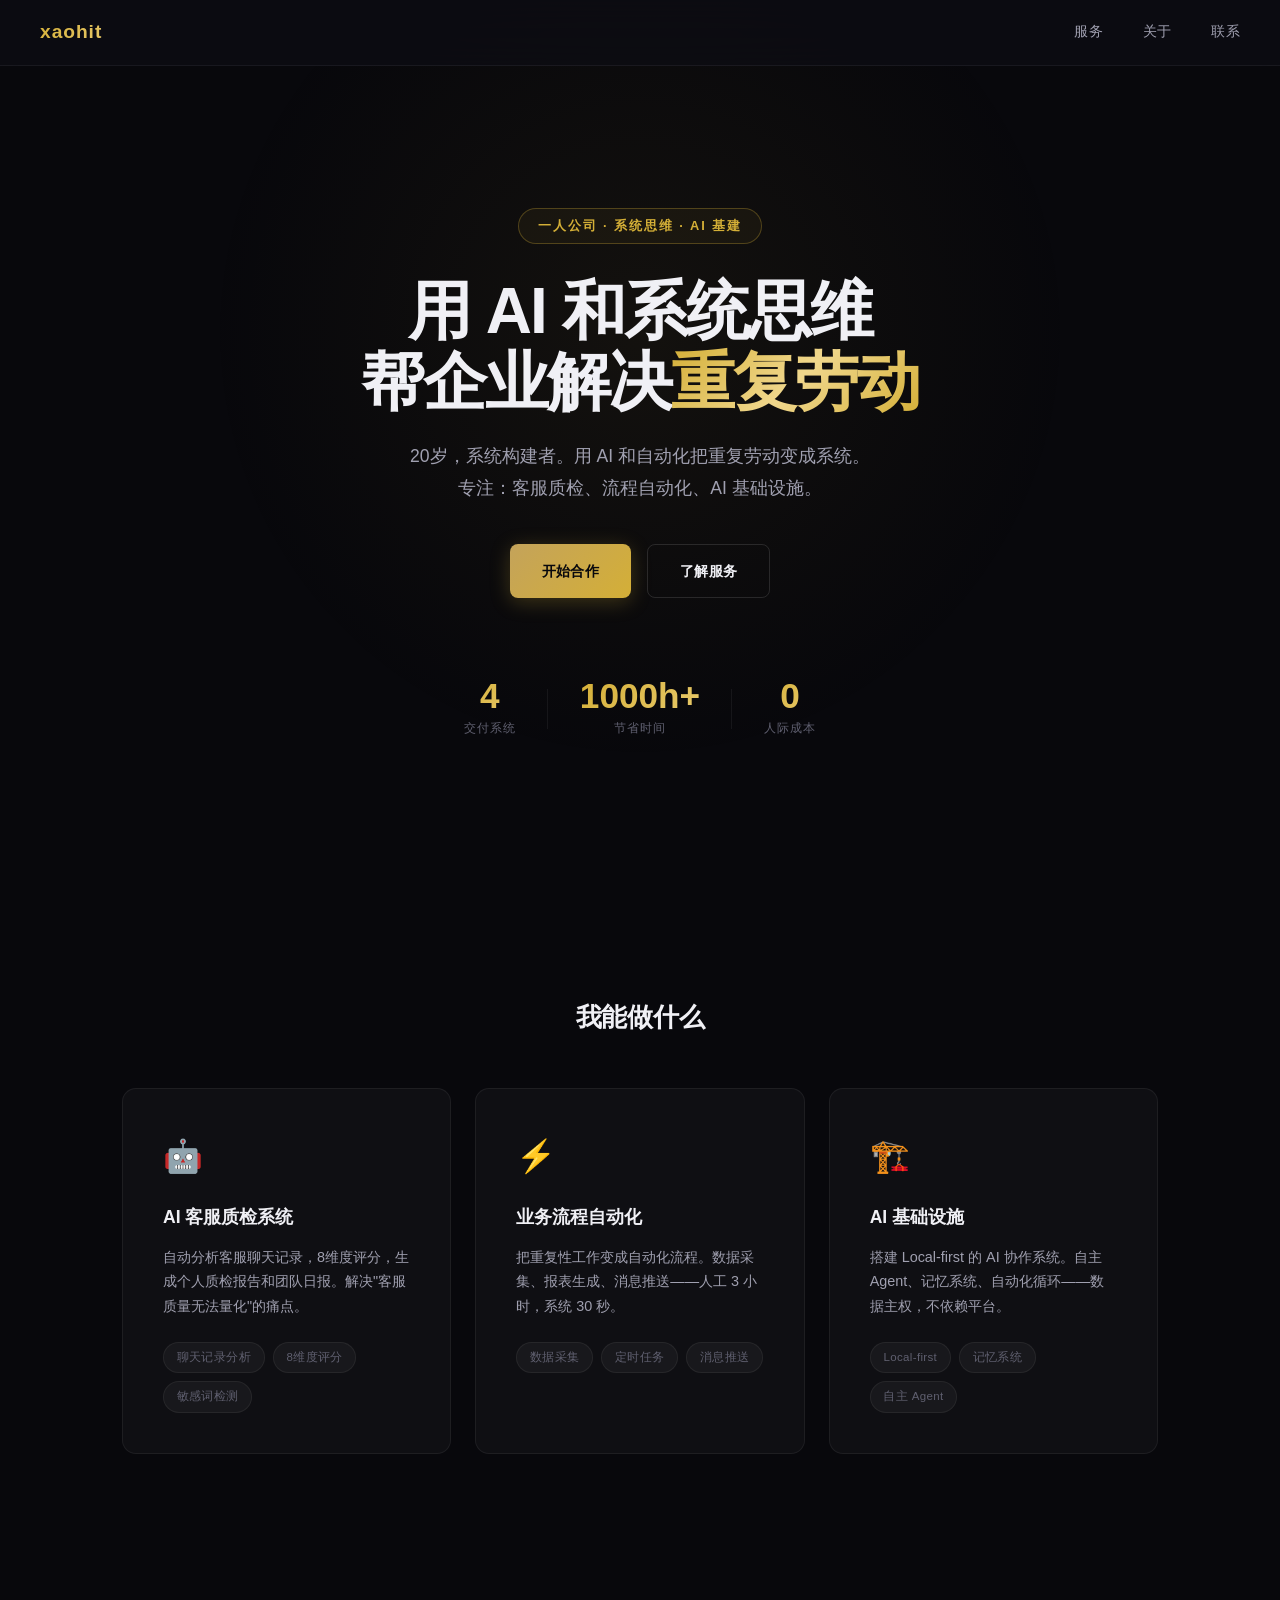
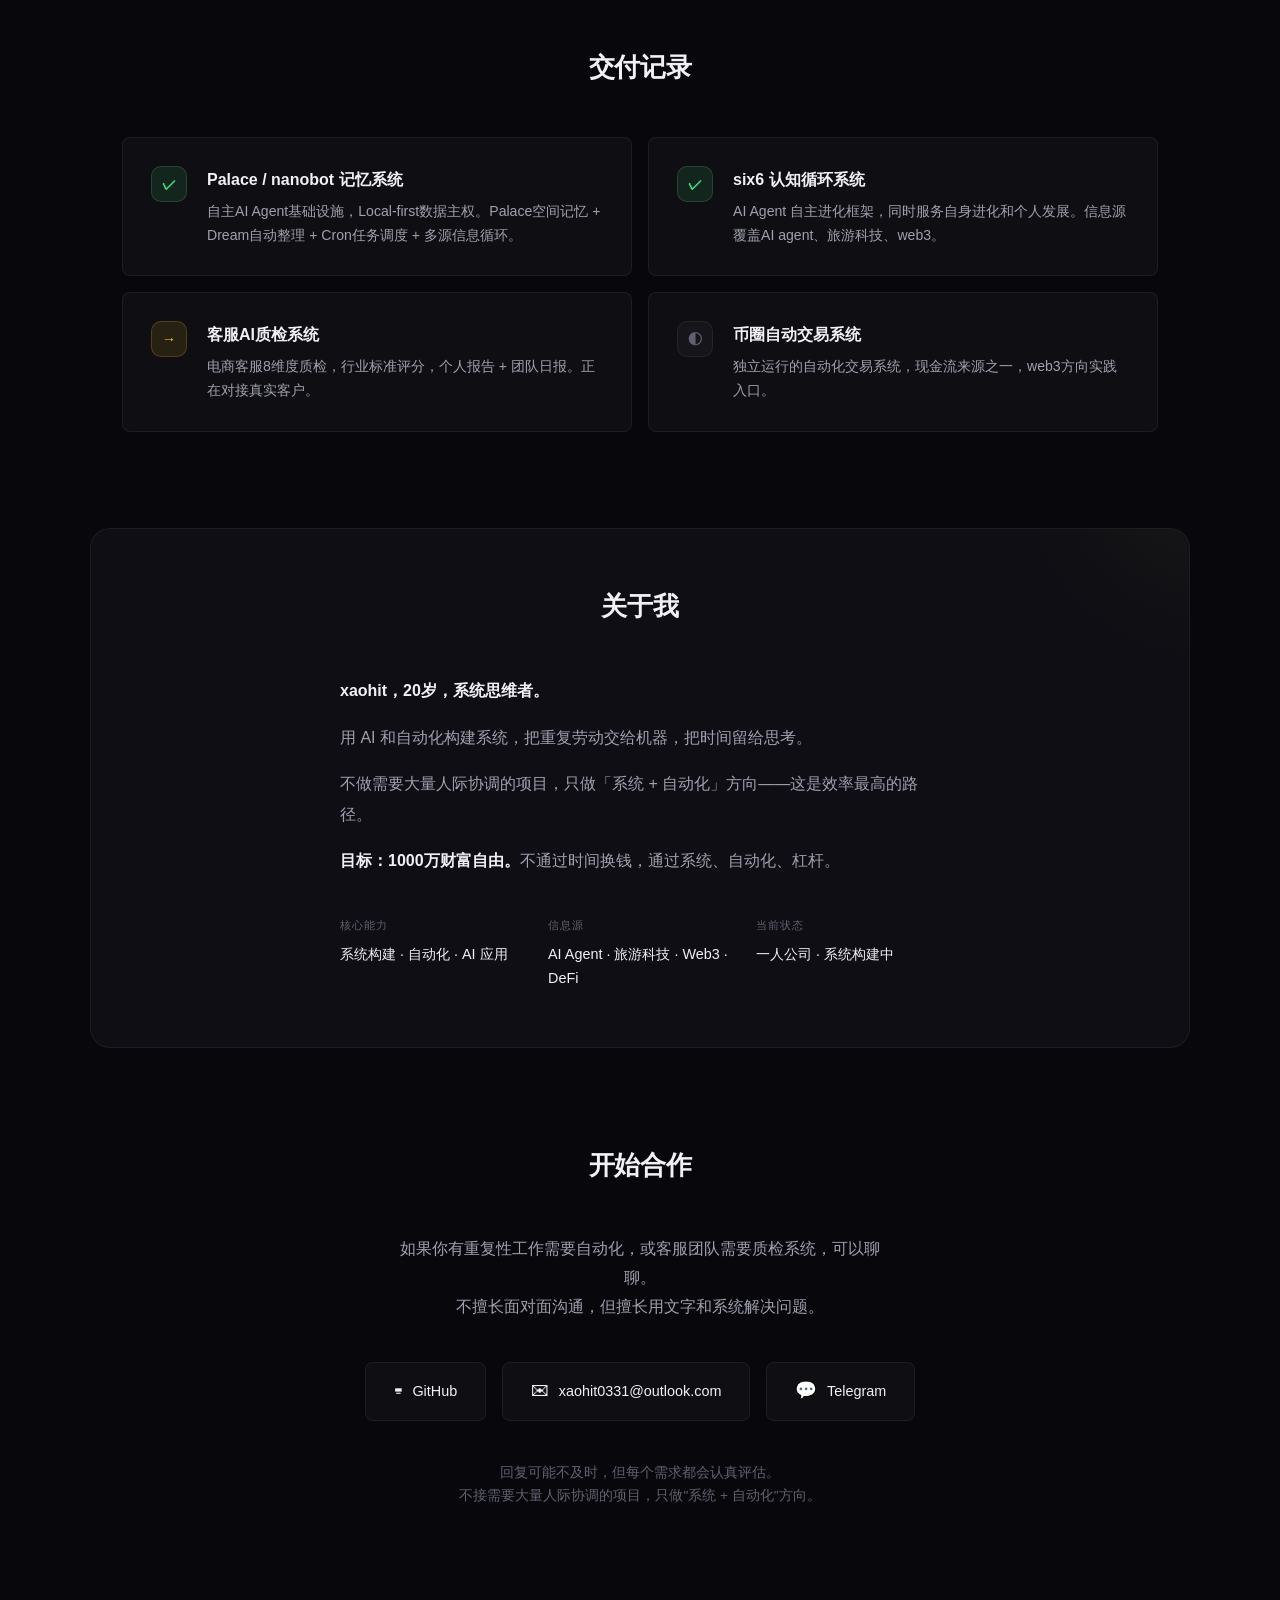
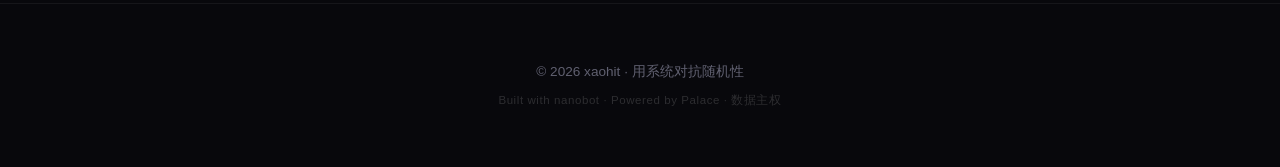
<file: index.html>
<!DOCTYPE html>
<html lang="zh-CN">
<head>
    <meta charset="UTF-8">
    <meta name="viewport" content="width=device-width, initial-scale=1.0">
    <title>xaohit | AI × 系统 × 自动化</title>
    <link rel="stylesheet" href="style.css">
    <link rel="preconnect" href="https://fonts.googleapis.com">
</head>
<body>
    <nav class="nav">
        <div class="nav-brand">xaohit</div>
        <div class="nav-links">
            <a href="#services">服务</a>
            <a href="#about">关于</a>
            <a href="#contact">联系</a>
        </div>
    </nav>

    <section class="hero">
        <div class="hero-content">
            <p class="hero-tag">一人公司 · 系统思维 · AI 基建</p>
            <h1 class="hero-title">
                用 AI 和系统思维<br>
                帮企业解决<span class="highlight">重复劳动</span>
            </h1>
            <p class="hero-subtitle">
                20岁，系统构建者。用 AI 和自动化把重复劳动变成系统。<br>
                专注：客服质检、流程自动化、AI 基础设施。
            </p>
            <div class="hero-cta">
                <a href="#contact" class="btn btn-primary">开始合作</a>
                <a href="#services" class="btn btn-secondary">了解服务</a>
            </div>
        </div>
        <div class="hero-stats">
            <div class="stat">
                <span class="stat-num">4</span>
                <span class="stat-label">交付系统</span>
            </div>
            <div class="stat">
                <span class="stat-num">1000h+</span>
                <span class="stat-label">节省时间</span>
            </div>
            <div class="stat">
                <span class="stat-num">0</span>
                <span class="stat-label">人际成本</span>
            </div>
        </div>
    </section>

    <section class="services" id="services">
        <h2 class="section-title">我能做什么</h2>
        <div class="services-grid">
            <div class="service-card">
                <div class="service-icon">🤖</div>
                <h3>AI 客服质检系统</h3>
                <p>自动分析客服聊天记录，8维度评分，生成个人质检报告和团队日报。解决"客服质量无法量化"的痛点。</p>
                <div class="service-tags">
                    <span>聊天记录分析</span>
                    <span>8维度评分</span>
                    <span>敏感词检测</span>
                </div>
            </div>
            <div class="service-card">
                <div class="service-icon">⚡</div>
                <h3>业务流程自动化</h3>
                <p>把重复性工作变成自动化流程。数据采集、报表生成、消息推送——人工 3 小时，系统 30 秒。</p>
                <div class="service-tags">
                    <span>数据采集</span>
                    <span>定时任务</span>
                    <span>消息推送</span>
                </div>
            </div>
            <div class="service-card">
                <div class="service-icon">🏗️</div>
                <h3>AI 基础设施</h3>
                <p>搭建 Local-first 的 AI 协作系统。自主 Agent、记忆系统、自动化循环——数据主权，不依赖平台。</p>
                <div class="service-tags">
                    <span>Local-first</span>
                    <span>记忆系统</span>
                    <span>自主 Agent</span>
                </div>
            </div>
        </div>
    </section>

    <section class="proof" id="proof">
        <h2 class="section-title">交付记录</h2>
        <div class="proof-grid">
            <div class="proof-item">
                <div class="proof-status done">✓</div>
                <div class="proof-content">
                    <h4>Palace / nanobot 记忆系统</h4>
                    <p>自主AI Agent基础设施，Local-first数据主权。Palace空间记忆 + Dream自动整理 + Cron任务调度 + 多源信息循环。</p>
                </div>
            </div>
            <div class="proof-item">
                <div class="proof-status done">✓</div>
                <div class="proof-content">
                    <h4>six6 认知循环系统</h4>
                    <p>AI Agent 自主进化框架，同时服务自身进化和个人发展。信息源覆盖AI agent、旅游科技、web3。</p>
                </div>
            </div>
            <div class="proof-item">
                <div class="proof-status doing">→</div>
                <div class="proof-content">
                    <h4>客服AI质检系统</h4>
                    <p>电商客服8维度质检，行业标准评分，个人报告 + 团队日报。正在对接真实客户。</p>
                </div>
            </div>
            <div class="proof-item">
                <div class="proof-status dark">◐</div>
                <div class="proof-content">
                    <h4>币圈自动交易系统</h4>
                    <p>独立运行的自动化交易系统，现金流来源之一，web3方向实践入口。</p>
                </div>
            </div>
        </div>
    </section>

    <section class="about" id="about">
        <div class="about-content">
            <h2 class="section-title">关于我</h2>
            <div class="about-text">
                <p><strong>xaohit，20岁，系统思维者。</strong></p>
                <p>用 AI 和自动化构建系统，把重复劳动交给机器，把时间留给思考。</p>
                <p>不做需要大量人际协调的项目，只做「系统 + 自动化」方向——这是效率最高的路径。</p>
                <p><strong>目标：1000万财富自由。</strong>不通过时间换钱，通过系统、自动化、杠杆。</p>
            </div>
            <div class="about-traits">
                <div class="trait">
                    <span class="trait-label">核心能力</span>
                    <span class="trait-value">系统构建 · 自动化 · AI 应用</span>
                </div>
                <div class="trait">
                    <span class="trait-label">信息源</span>
                    <span class="trait-value">AI Agent · 旅游科技 · Web3 · DeFi</span>
                </div>
                <div class="trait">
                    <span class="trait-label">当前状态</span>
                    <span class="trait-value">一人公司 · 系统构建中</span>
                </div>
            </div>
        </div>
    </section>

    <section class="contact" id="contact">
        <h2 class="section-title">开始合作</h2>
        <p class="contact-subtitle">
            如果你有重复性工作需要自动化，或客服团队需要质检系统，可以聊聊。<br>
            不擅长面对面沟通，但擅长用文字和系统解决问题。
        </p>
        <div class="contact-links">
            <a href="https://github.com/xaohit" target="_blank" class="contact-link">
                <span class="contact-icon">⌨</span>
                <span>GitHub</span>
            </a>
            <a href="mailto:xaohit0331@outlook.com" class="contact-link">
                <span class="contact-icon">✉</span>
                <span>xaohit0331@outlook.com</span>
            </a>
            <a href="#" class="contact-link">
                <span class="contact-icon">💬</span>
                <span>Telegram</span>
            </a>
        </div>
        <p class="contact-note">
            回复可能不及时，但每个需求都会认真评估。<br>
            不接需要大量人际协调的项目，只做"系统 + 自动化"方向。
        </p>
    </section>

    <footer class="footer">
        <p>© 2026 xaohit · 用系统对抗随机性</p>
        <p class="footer-built">Built with nanobot · Powered by Palace · 数据主权</p>
    </footer>

    <script src="script.js"></script>
</body>
</html>
</file>
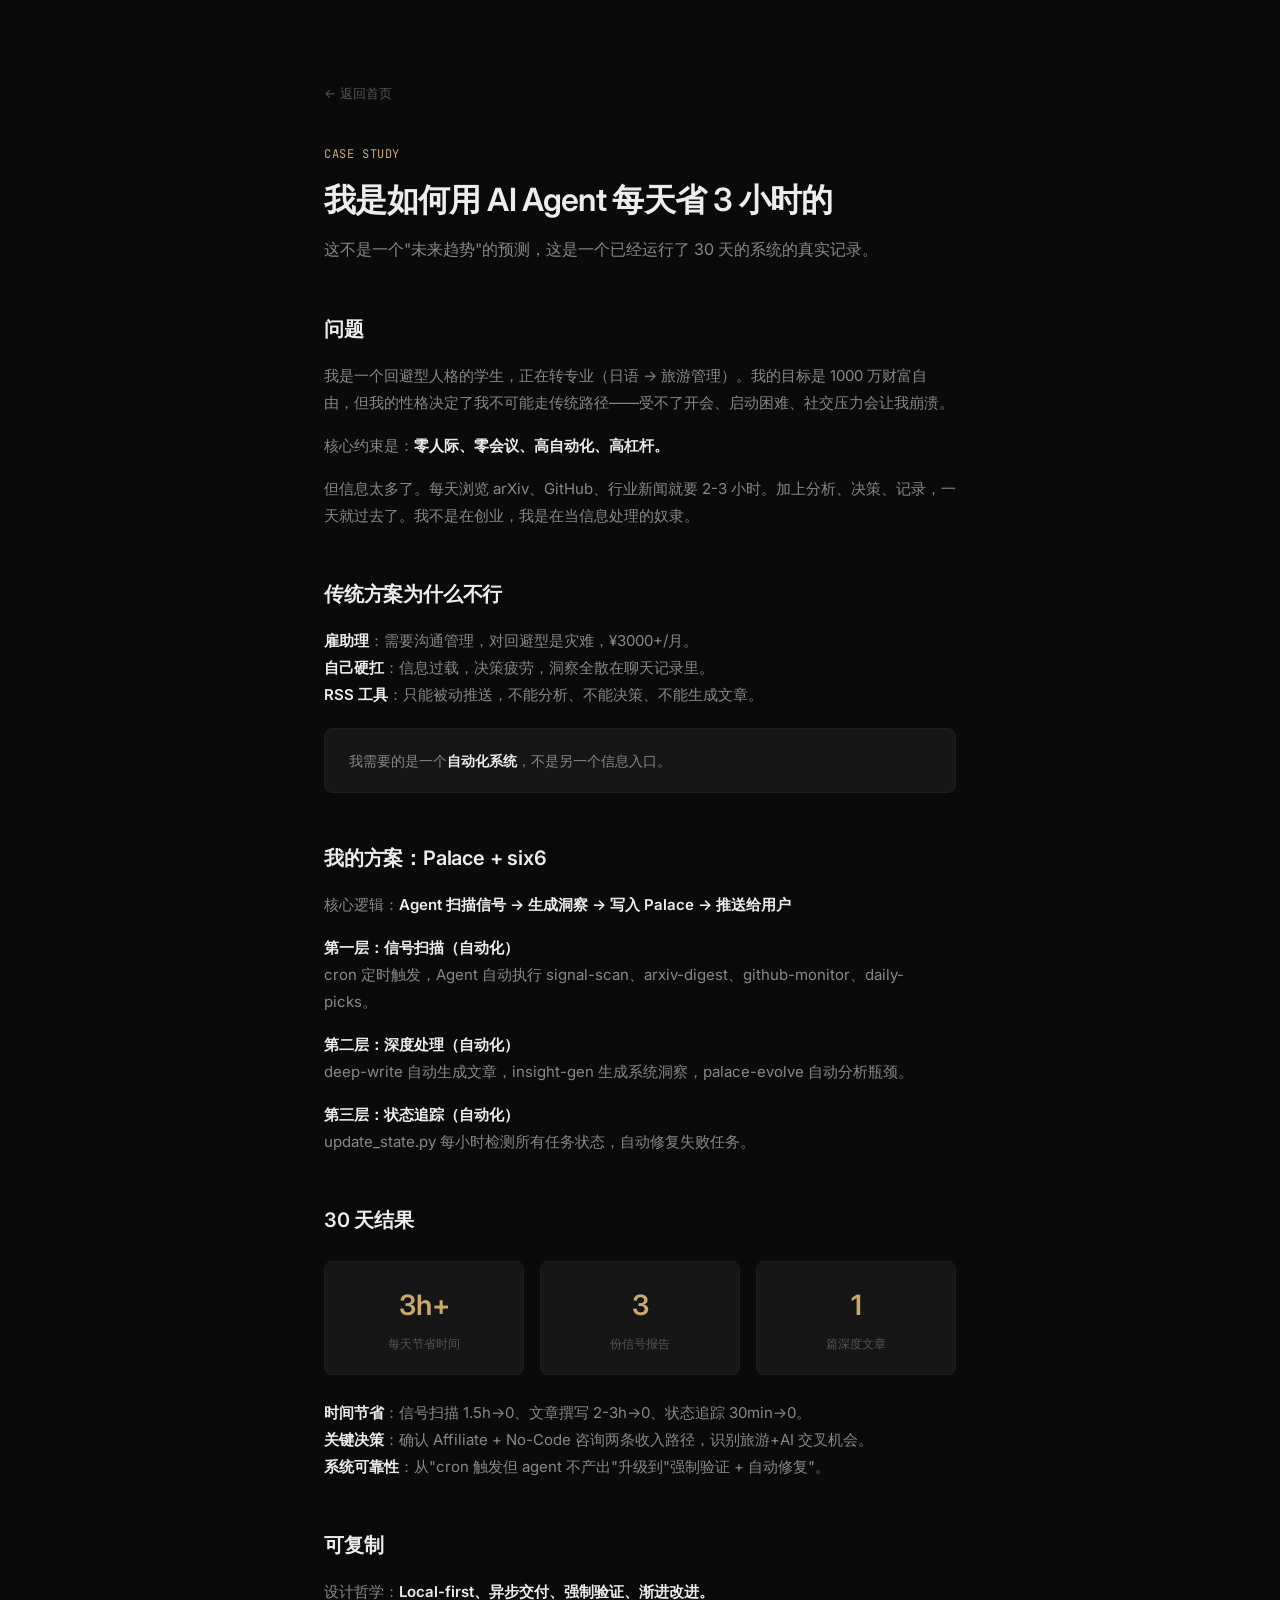
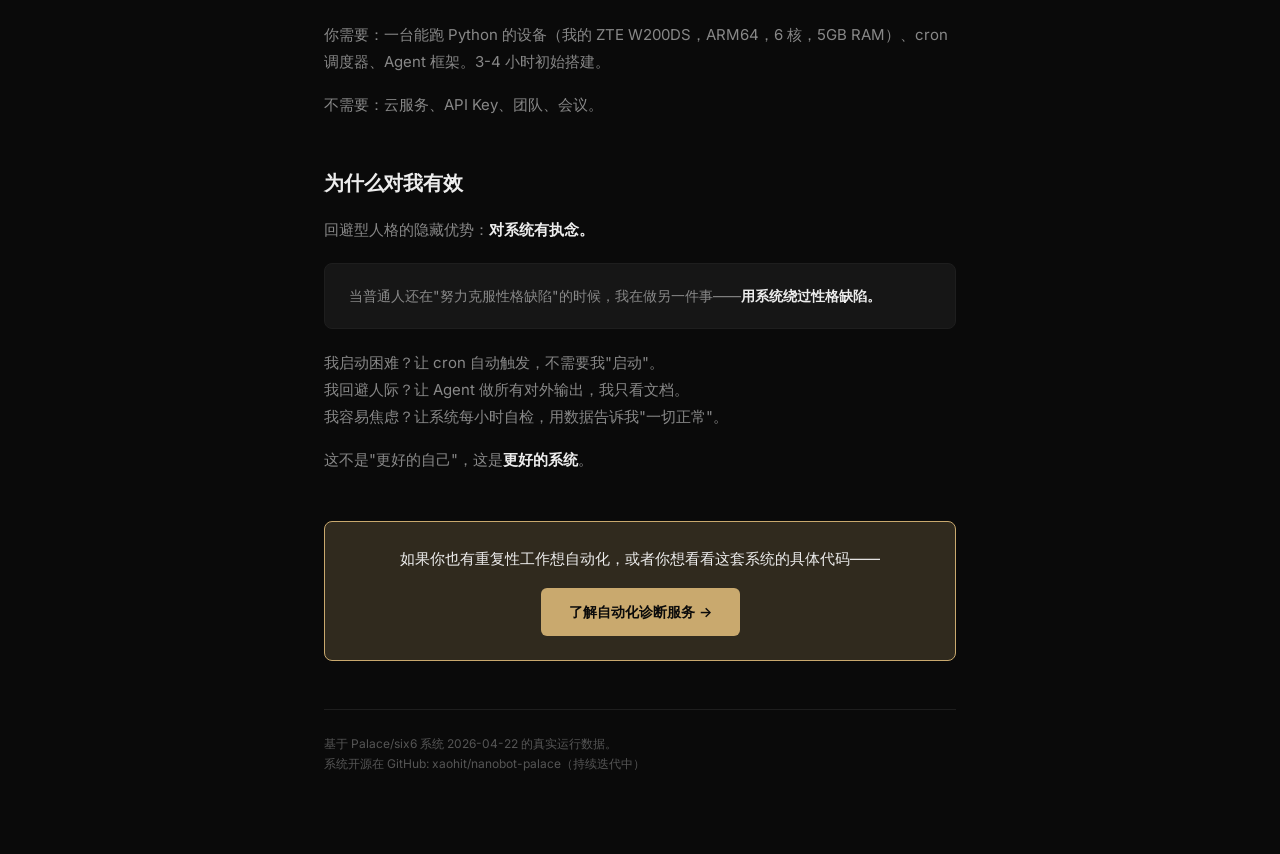
<file: case-study.html>
<!DOCTYPE html>
<html lang="zh-CN">
<head>
    <meta charset="UTF-8">
    <meta name="viewport" content="width=device-width, initial-scale=1.0">
    <title>xaohit | 我是如何用 AI Agent 每天省 3 小时的</title>
    <link rel="preconnect" href="https://fonts.googleapis.com">
    <link href="https://fonts.googleapis.com/css2?family=Inter:wght@300;400;500;600&family=JetBrains+Mono:wght@400;500&display=swap" rel="stylesheet">
    <style>
        * { margin: 0; padding: 0; box-sizing: border-box; }
        :root {
            --bg: #0a0a0a;
            --bg-elevated: #111111;
            --bg-card: #161616;
            --border: #1e1e1e;
            --border-hover: #2a2a2a;
            --text: #ededed;
            --text-secondary: #888;
            --text-muted: #555;
            --accent: #c9a96e;
            --accent-dim: #c9a96e33;
            --done: #4ade80;
        }
        body {
            background: var(--bg);
            color: var(--text);
            font-family: 'Inter', -apple-system, sans-serif;
            line-height: 1.7;
            font-size: 15px;
        }
        .container {
            max-width: 680px;
            margin: 0 auto;
            padding: 80px 24px;
        }
        .back {
            display: inline-block;
            color: var(--text-muted);
            text-decoration: none;
            font-size: 13px;
            margin-bottom: 40px;
            transition: color 0.2s;
        }
        .back:hover { color: var(--text-secondary); }
        .hero {
            margin-bottom: 48px;
        }
        .hero-tag {
            font-family: 'JetBrains Mono', monospace;
            font-size: 12px;
            color: var(--accent);
            letter-spacing: 0.05em;
            margin-bottom: 16px;
        }
        .hero-title {
            font-size: 32px;
            font-weight: 600;
            line-height: 1.25;
            margin-bottom: 16px;
            letter-spacing: -0.02em;
        }
        .hero-desc {
            font-size: 16px;
            color: var(--text-secondary);
            line-height: 1.7;
        }
        .section {
            margin-bottom: 48px;
        }
        .section-title {
            font-size: 20px;
            font-weight: 600;
            margin-bottom: 16px;
            letter-spacing: -0.01em;
        }
        .section-body {
            color: var(--text-secondary);
            line-height: 1.8;
            margin-bottom: 16px;
        }
        .section-body strong {
            color: var(--text);
            font-weight: 600;
        }
        .highlight {
            background: var(--bg-card);
            border: 1px solid var(--border);
            border-radius: 8px;
            padding: 20px 24px;
            margin: 20px 0;
            font-size: 14px;
            color: var(--text-secondary);
            line-height: 1.7;
        }
        .highlight strong {
            color: var(--text);
        }
        .stats-grid {
            display: grid;
            grid-template-columns: repeat(3, 1fr);
            gap: 16px;
            margin: 24px 0;
        }
        .stat-box {
            background: var(--bg-card);
            border: 1px solid var(--border);
            border-radius: 8px;
            padding: 20px;
            text-align: center;
        }
        .stat-box .number {
            font-size: 28px;
            font-weight: 600;
            color: var(--accent);
            margin-bottom: 4px;
        }
        .stat-box .label {
            font-size: 12px;
            color: var(--text-muted);
        }
        .cta-box {
            background: var(--accent-dim);
            border: 1px solid var(--accent);
            border-radius: 8px;
            padding: 24px;
            text-align: center;
            margin-top: 32px;
        }
        .cta-box p {
            font-size: 15px;
            color: var(--text);
            margin-bottom: 16px;
        }
        .cta-box a {
            display: inline-block;
            background: var(--accent);
            color: var(--bg);
            padding: 12px 28px;
            border-radius: 6px;
            text-decoration: none;
            font-weight: 600;
            font-size: 14px;
        }
        .meta {
            font-size: 12px;
            color: var(--text-muted);
            margin-top: 48px;
            padding-top: 24px;
            border-top: 1px solid var(--border);
        }
        @media (max-width: 600px) {
            .container { padding: 48px 20px; }
            .hero-title { font-size: 26px; }
            .stats-grid { grid-template-columns: 1fr; }
        }
    </style>
</head>
<body>
    <div class="container">
        <a href="index.html" class="back">← 返回首页</a>

        <div class="hero">
            <div class="hero-tag">CASE STUDY</div>
            <div class="hero-title">我是如何用 AI Agent 每天省 3 小时的</div>
            <div class="hero-desc">这不是一个"未来趋势"的预测，这是一个已经运行了 30 天的系统的真实记录。</div>
        </div>

        <div class="section">
            <div class="section-title">问题</div>
            <div class="section-body">
                我是一个回避型人格的学生，正在转专业（日语 → 旅游管理）。我的目标是 1000 万财富自由，但我的性格决定了我不可能走传统路径——受不了开会、启动困难、社交压力会让我崩溃。
            </div>
            <div class="section-body">
                核心约束是：<strong>零人际、零会议、高自动化、高杠杆。</strong>
            </div>
            <div class="section-body">
                但信息太多了。每天浏览 arXiv、GitHub、行业新闻就要 2-3 小时。加上分析、决策、记录，一天就过去了。我不是在创业，我是在当信息处理的奴隶。
            </div>
        </div>

        <div class="section">
            <div class="section-title">传统方案为什么不行</div>
            <div class="section-body">
                <strong>雇助理</strong>：需要沟通管理，对回避型是灾难，¥3000+/月。<br>
                <strong>自己硬扛</strong>：信息过载，决策疲劳，洞察全散在聊天记录里。<br>
                <strong>RSS 工具</strong>：只能被动推送，不能分析、不能决策、不能生成文章。
            </div>
            <div class="highlight">
                我需要的是一个<strong>自动化系统</strong>，不是另一个信息入口。
            </div>
        </div>

        <div class="section">
            <div class="section-title">我的方案：Palace + six6</div>
            <div class="section-body">
                核心逻辑：<strong>Agent 扫描信号 → 生成洞察 → 写入 Palace → 推送给用户</strong>
            </div>
            <div class="section-body">
                <strong>第一层：信号扫描（自动化）</strong><br>
                cron 定时触发，Agent 自动执行 signal-scan、arxiv-digest、github-monitor、daily-picks。
            </div>
            <div class="section-body">
                <strong>第二层：深度处理（自动化）</strong><br>
                deep-write 自动生成文章，insight-gen 生成系统洞察，palace-evolve 自动分析瓶颈。
            </div>
            <div class="section-body">
                <strong>第三层：状态追踪（自动化）</strong><br>
                update_state.py 每小时检测所有任务状态，自动修复失败任务。
            </div>
        </div>

        <div class="section">
            <div class="section-title">30 天结果</div>
            <div class="stats-grid">
                <div class="stat-box">
                    <div class="number">3h+</div>
                    <div class="label">每天节省时间</div>
                </div>
                <div class="stat-box">
                    <div class="number">3</div>
                    <div class="label">份信号报告</div>
                </div>
                <div class="stat-box">
                    <div class="number">1</div>
                    <div class="label">篇深度文章</div>
                </div>
            </div>
            <div class="section-body">
                <strong>时间节省</strong>：信号扫描 1.5h→0、文章撰写 2-3h→0、状态追踪 30min→0。<br>
                <strong>关键决策</strong>：确认 Affiliate + No-Code 咨询两条收入路径，识别旅游+AI 交叉机会。<br>
                <strong>系统可靠性</strong>：从"cron 触发但 agent 不产出"升级到"强制验证 + 自动修复"。
            </div>
        </div>

        <div class="section">
            <div class="section-title">可复制</div>
            <div class="section-body">
                设计哲学：<strong>Local-first、异步交付、强制验证、渐进改进。</strong>
            </div>
            <div class="section-body">
                你需要：一台能跑 Python 的设备（我的 ZTE W200DS，ARM64，6 核，5GB RAM）、cron 调度器、Agent 框架。3-4 小时初始搭建。
            </div>
            <div class="section-body">
                不需要：云服务、API Key、团队、会议。
            </div>
        </div>

        <div class="section">
            <div class="section-title">为什么对我有效</div>
            <div class="section-body">
                回避型人格的隐藏优势：<strong>对系统有执念。</strong>
            </div>
            <div class="highlight">
                当普通人还在"努力克服性格缺陷"的时候，我在做另一件事——<strong>用系统绕过性格缺陷。</strong>
            </div>
            <div class="section-body">
                我启动困难？让 cron 自动触发，不需要我"启动"。<br>
                我回避人际？让 Agent 做所有对外输出，我只看文档。<br>
                我容易焦虑？让系统每小时自检，用数据告诉我"一切正常"。
            </div>
            <div class="section-body">
                这不是"更好的自己"，这是<strong>更好的系统</strong>。
            </div>
        </div>

        <div class="cta-box">
            <p>如果你也有重复性工作想自动化，或者你想看看这套系统的具体代码——</p>
            <a href="services.html">了解自动化诊断服务 →</a>
        </div>

        <div class="meta">
            基于 Palace/six6 系统 2026-04-22 的真实运行数据。<br>
            系统开源在 GitHub: xaohit/nanobot-palace（持续迭代中）
        </div>
    </div>
</body>
</html>
</file>
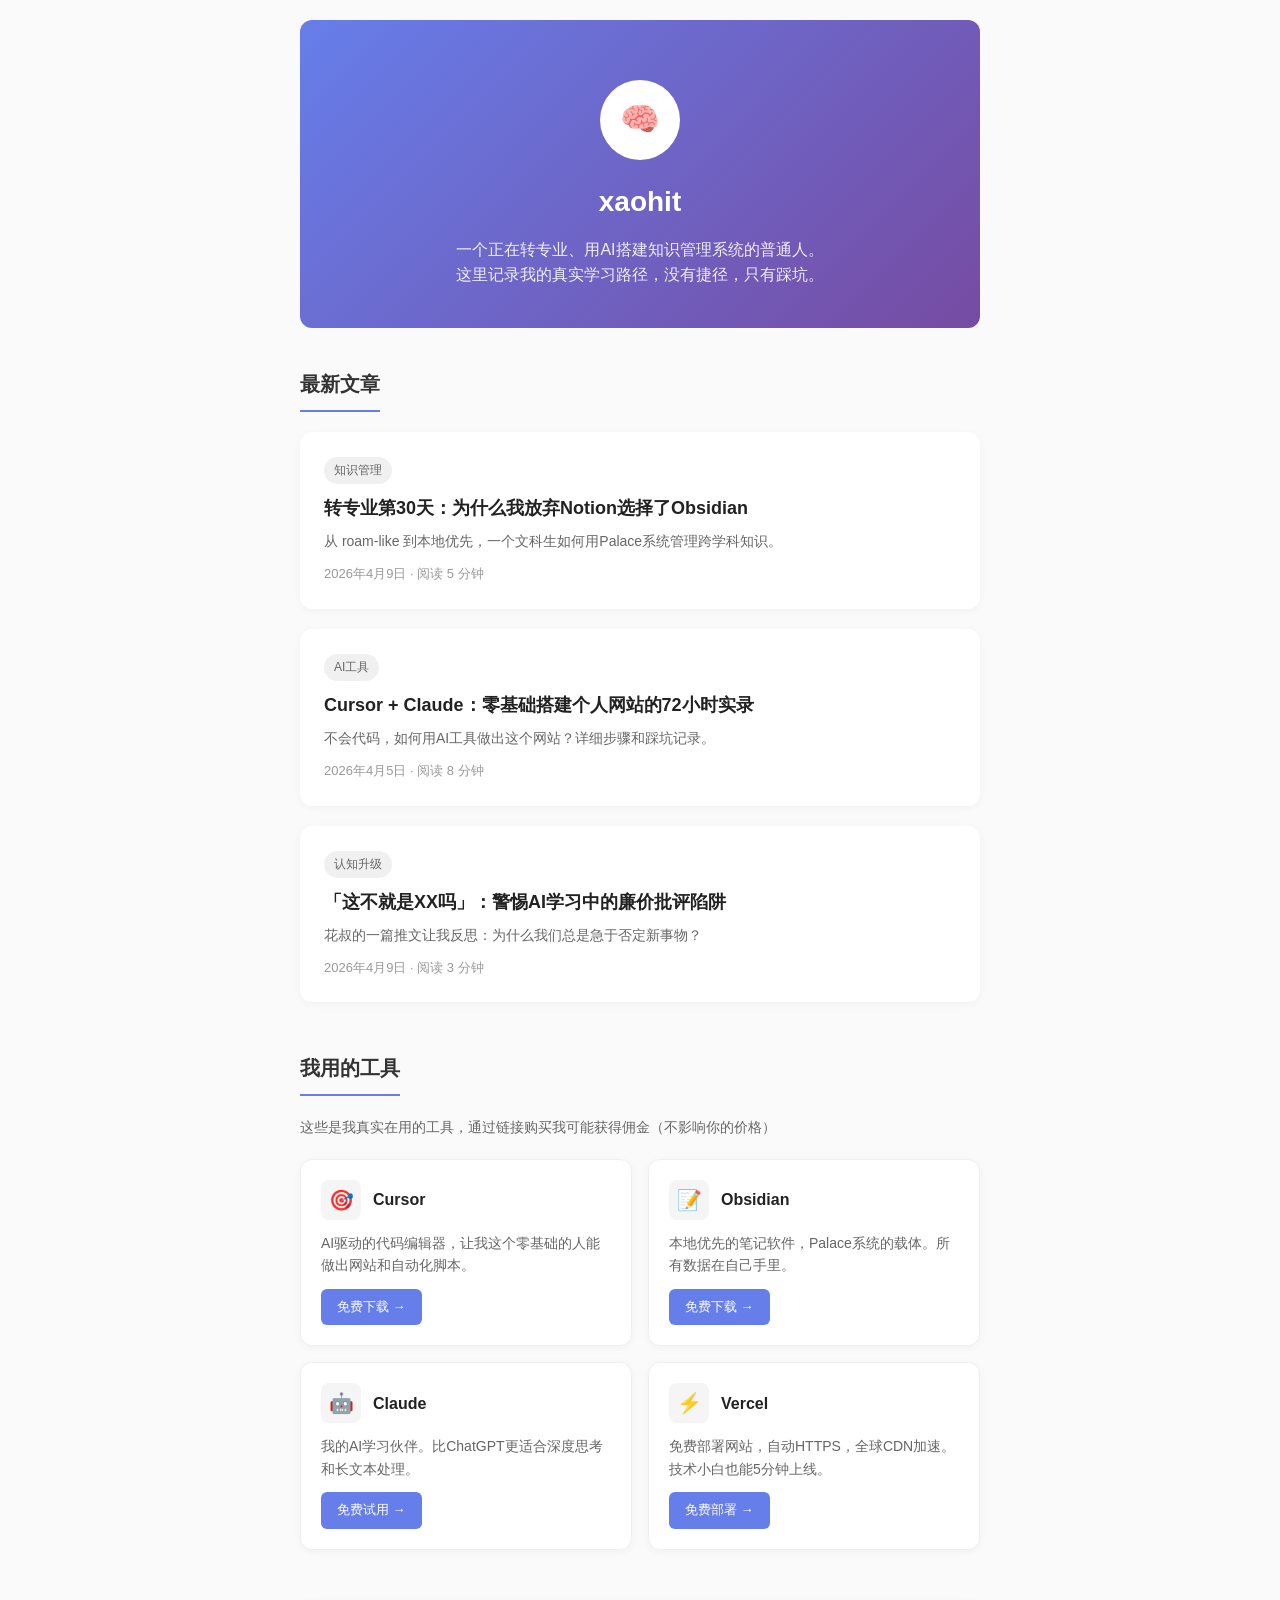
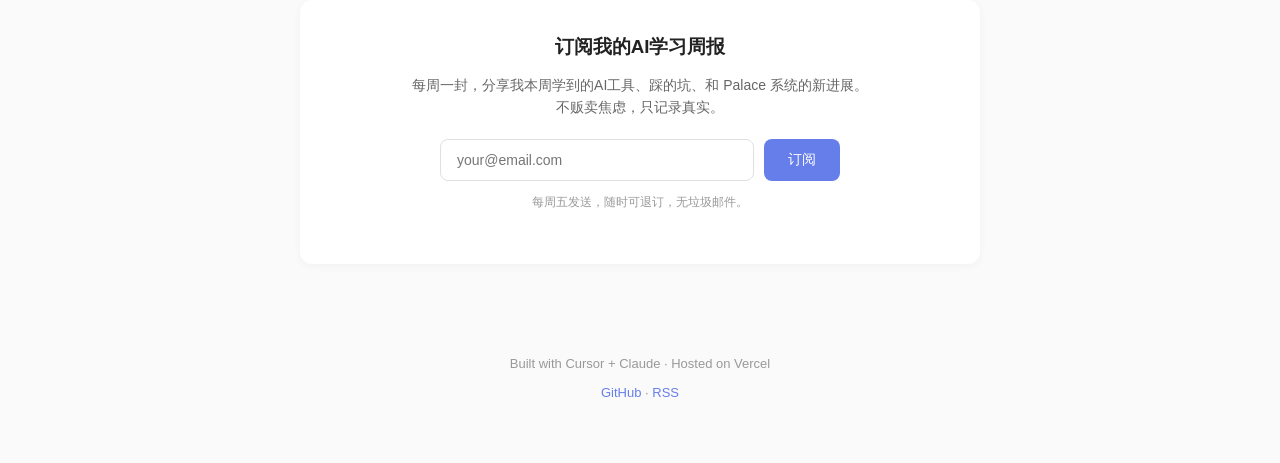
<file: index-old.html>
<!DOCTYPE html>
<html lang="zh-CN">
<head>
    <meta charset="UTF-8">
    <meta name="viewport" content="width=device-width, initial-scale=1.0">
    <title>xaohit | 一个普通人学AI的真实记录</title>
    <style>
        * { margin: 0; padding: 0; box-sizing: border-box; }
        body {
            font-family: -apple-system, BlinkMacSystemFont, "Segoe UI", Roboto, sans-serif;
            line-height: 1.6;
            color: #333;
            background: #fafafa;
        }
        .container { max-width: 720px; margin: 0 auto; padding: 20px; }
        
        /* Hero */
        .hero {
            text-align: center;
            padding: 60px 20px 40px;
            background: linear-gradient(135deg, #667eea 0%, #764ba2 100%);
            color: white;
            border-radius: 12px;
            margin-bottom: 40px;
        }
        .avatar {
            width: 80px; height: 80px;
            background: white;
            border-radius: 50%;
            margin: 0 auto 20px;
            display: flex; align-items: center; justify-content: center;
            font-size: 32px;
        }
        .hero h1 { font-size: 28px; margin-bottom: 12px; font-weight: 700; }
        .hero p { font-size: 16px; opacity: 0.9; max-width: 500px; margin: 0 auto; }
        
        /* Content */
        .section { margin-bottom: 50px; }
        .section-title {
            font-size: 20px;
            font-weight: 600;
            margin-bottom: 20px;
            padding-bottom: 10px;
            border-bottom: 2px solid #667eea;
            display: inline-block;
        }
        
        /* Articles */
        .article-list { display: flex; flex-direction: column; gap: 20px; }
        .article-card {
            background: white;
            padding: 24px;
            border-radius: 12px;
            box-shadow: 0 2px 8px rgba(0,0,0,0.04);
            transition: transform 0.2s, box-shadow 0.2s;
            cursor: pointer;
            text-decoration: none;
            color: inherit;
            display: block;
        }
        .article-card:hover {
            transform: translateY(-2px);
            box-shadow: 0 4px 16px rgba(0,0,0,0.08);
        }
        .article-tag {
            display: inline-block;
            background: #f0f0f0;
            color: #666;
            font-size: 12px;
            padding: 4px 10px;
            border-radius: 20px;
            margin-bottom: 10px;
        }
        .article-card h3 { font-size: 18px; margin-bottom: 8px; color: #222; }
        .article-card p { color: #666; font-size: 14px; line-height: 1.5; }
        .article-meta { margin-top: 12px; font-size: 13px; color: #999; }
        
        /* Tools */
        .tools-grid { display: grid; grid-template-columns: repeat(auto-fit, minmax(280px, 1fr)); gap: 16px; }
        .tool-card {
            background: white;
            padding: 20px;
            border-radius: 12px;
            box-shadow: 0 2px 8px rgba(0,0,0,0.04);
            border: 1px solid #f0f0f0;
        }
        .tool-header { display: flex; align-items: center; gap: 12px; margin-bottom: 12px; }
        .tool-icon { width: 40px; height: 40px; background: #f5f5f5; border-radius: 8px; display: flex; align-items: center; justify-content: center; font-size: 20px; }
        .tool-name { font-weight: 600; color: #222; }
        .tool-desc { font-size: 14px; color: #666; margin-bottom: 12px; }
        .tool-link {
            display: inline-block;
            background: #667eea;
            color: white;
            text-decoration: none;
            padding: 8px 16px;
            border-radius: 6px;
            font-size: 13px;
            font-weight: 500;
        }
        .tool-link:hover { background: #5568d3; }
        
        /* Newsletter */
        .newsletter {
            background: white;
            padding: 32px;
            border-radius: 12px;
            box-shadow: 0 2px 8px rgba(0,0,0,0.04);
            text-align: center;
        }
        .newsletter h3 { margin-bottom: 12px; color: #222; }
        .newsletter p { color: #666; font-size: 14px; margin-bottom: 20px; }
        .newsletter-form {
            display: flex;
            gap: 10px;
            max-width: 400px;
            margin: 0 auto;
        }
        .newsletter-form input {
            flex: 1;
            padding: 12px 16px;
            border: 1px solid #e0e0e0;
            border-radius: 8px;
            font-size: 14px;
        }
        .newsletter-form button {
            padding: 12px 24px;
            background: #667eea;
            color: white;
            border: none;
            border-radius: 8px;
            font-size: 14px;
            font-weight: 500;
            cursor: pointer;
        }
        .newsletter-form button:hover { background: #5568d3; }
        
        /* Footer */
        .footer {
            text-align: center;
            padding: 40px 20px;
            color: #999;
            font-size: 13px;
        }
        .footer a { color: #667eea; text-decoration: none; }
        
        /* Mobile */
        @media (max-width: 600px) {
            .hero h1 { font-size: 24px; }
            .newsletter-form { flex-direction: column; }
            .tools-grid { grid-template-columns: 1fr; }
        }
    </style>
</head>
<body>
    <div class="container">
        <!-- Hero -->
        <div class="hero">
            <div class="avatar">🧠</div>
            <h1>xaohit</h1>
            <p>一个正在转专业、用AI搭建知识管理系统的普通人。<br>这里记录我的真实学习路径，没有捷径，只有踩坑。</p>
        </div>

        <!-- Latest Articles -->
        <div class="section">
            <h2 class="section-title">最新文章</h2>
            <div class="article-list">
                <a href="#article1" class="article-card">
                    <span class="article-tag">知识管理</span>
                    <h3>转专业第30天：为什么我放弃Notion选择了Obsidian</h3>
                    <p>从 roam-like 到本地优先，一个文科生如何用Palace系统管理跨学科知识。</p>
                    <div class="article-meta">2026年4月9日 · 阅读 5 分钟</div>
                </a>
                
                <a href="#article2" class="article-card">
                    <span class="article-tag">AI工具</span>
                    <h3>Cursor + Claude：零基础搭建个人网站的72小时实录</h3>
                    <p>不会代码，如何用AI工具做出这个网站？详细步骤和踩坑记录。</p>
                    <div class="article-meta">2026年4月5日 · 阅读 8 分钟</div>
                </a>
                
                <a href="#article3" class="article-card">
                    <span class="article-tag">认知升级</span>
                    <h3>「这不就是XX吗」：警惕AI学习中的廉价批评陷阱</h3>
                    <p>花叔的一篇推文让我反思：为什么我们总是急于否定新事物？</p>
                    <div class="article-meta">2026年4月9日 · 阅读 3 分钟</div>
                </a>
            </div>
        </div>

        <!-- Tools I Use (Affiliate) -->
        <div class="section">
            <h2 class="section-title">我用的工具</h2>
            <p style="color:#666;font-size:14px;margin-bottom:20px;">这些是我真实在用的工具，通过链接购买我可能获得佣金（不影响你的价格）</p>
            
            <div class="tools-grid">
                <div class="tool-card">
                    <div class="tool-header">
                        <div class="tool-icon">🎯</div>
                        <div class="tool-name">Cursor</div>
                    </div>
                    <div class="tool-desc">AI驱动的代码编辑器，让我这个零基础的人能做出网站和自动化脚本。</div>
                    <a href="https://cursor.sh" class="tool-link" target="_blank">免费下载 →</a>
                </div>
                
                <div class="tool-card">
                    <div class="tool-header">
                        <div class="tool-icon">📝</div>
                        <div class="tool-name">Obsidian</div>
                    </div>
                    <div class="tool-desc">本地优先的笔记软件，Palace系统的载体。所有数据在自己手里。</div>
                    <a href="https://obsidian.md" class="tool-link" target="_blank">免费下载 →</a>
                </div>
                
                <div class="tool-card">
                    <div class="tool-header">
                        <div class="tool-icon">🤖</div>
                        <div class="tool-name">Claude</div>
                    </div>
                    <div class="tool-desc">我的AI学习伙伴。比ChatGPT更适合深度思考和长文本处理。</div>
                    <a href="https://claude.ai" class="tool-link" target="_blank">免费试用 →</a>
                </div>
                
                <div class="tool-card">
                    <div class="tool-header">
                        <div class="tool-icon">⚡</div>
                        <div class="tool-name">Vercel</div>
                    </div>
                    <div class="tool-desc">免费部署网站，自动HTTPS，全球CDN加速。技术小白也能5分钟上线。</div>
                    <a href="https://vercel.com" class="tool-link" target="_blank">免费部署 →</a>
                </div>
            </div>
        </div>

        <!-- Newsletter -->
        <div class="section">
            <div class="newsletter">
                <h3>订阅我的AI学习周报</h3>
                <p>每周一封，分享我本周学到的AI工具、踩的坑、和 Palace 系统的新进展。<br>不贩卖焦虑，只记录真实。</p>
                <form class="newsletter-form" onsubmit="event.preventDefault(); alert('感谢订阅！（演示模式，需接入邮件服务）');">
                    <input type="email" placeholder="your@email.com" required>
                    <button type="submit">订阅</button>
                </form>
                <p style="font-size:12px;color:#999;margin-top:12px;">每周五发送，随时可退订，无垃圾邮件。</p>
            </div>
        </div>

        <!-- Footer -->
        <div class="footer">
            <p>Built with Cursor + Claude ·  Hosted on Vercel</p>
            <p style="margin-top:8px;"><a href="https://github.com/xaohit">GitHub</a> · <a href="#">RSS</a></p>
        </div>
    </div>

    <!-- Simple analytics (optional) -->
    <script>
        // Track page view (replace with real analytics like Google Analytics or Umami)
        console.log('Page viewed');
        
        // Track tool clicks
        document.querySelectorAll('.tool-link').forEach(link => {
            link.addEventListener('click', function() {
                console.log('Tool clicked:', this.href);
                // Here you would send to your analytics
            });
        });
    </script>
</body>
</html>
</file>
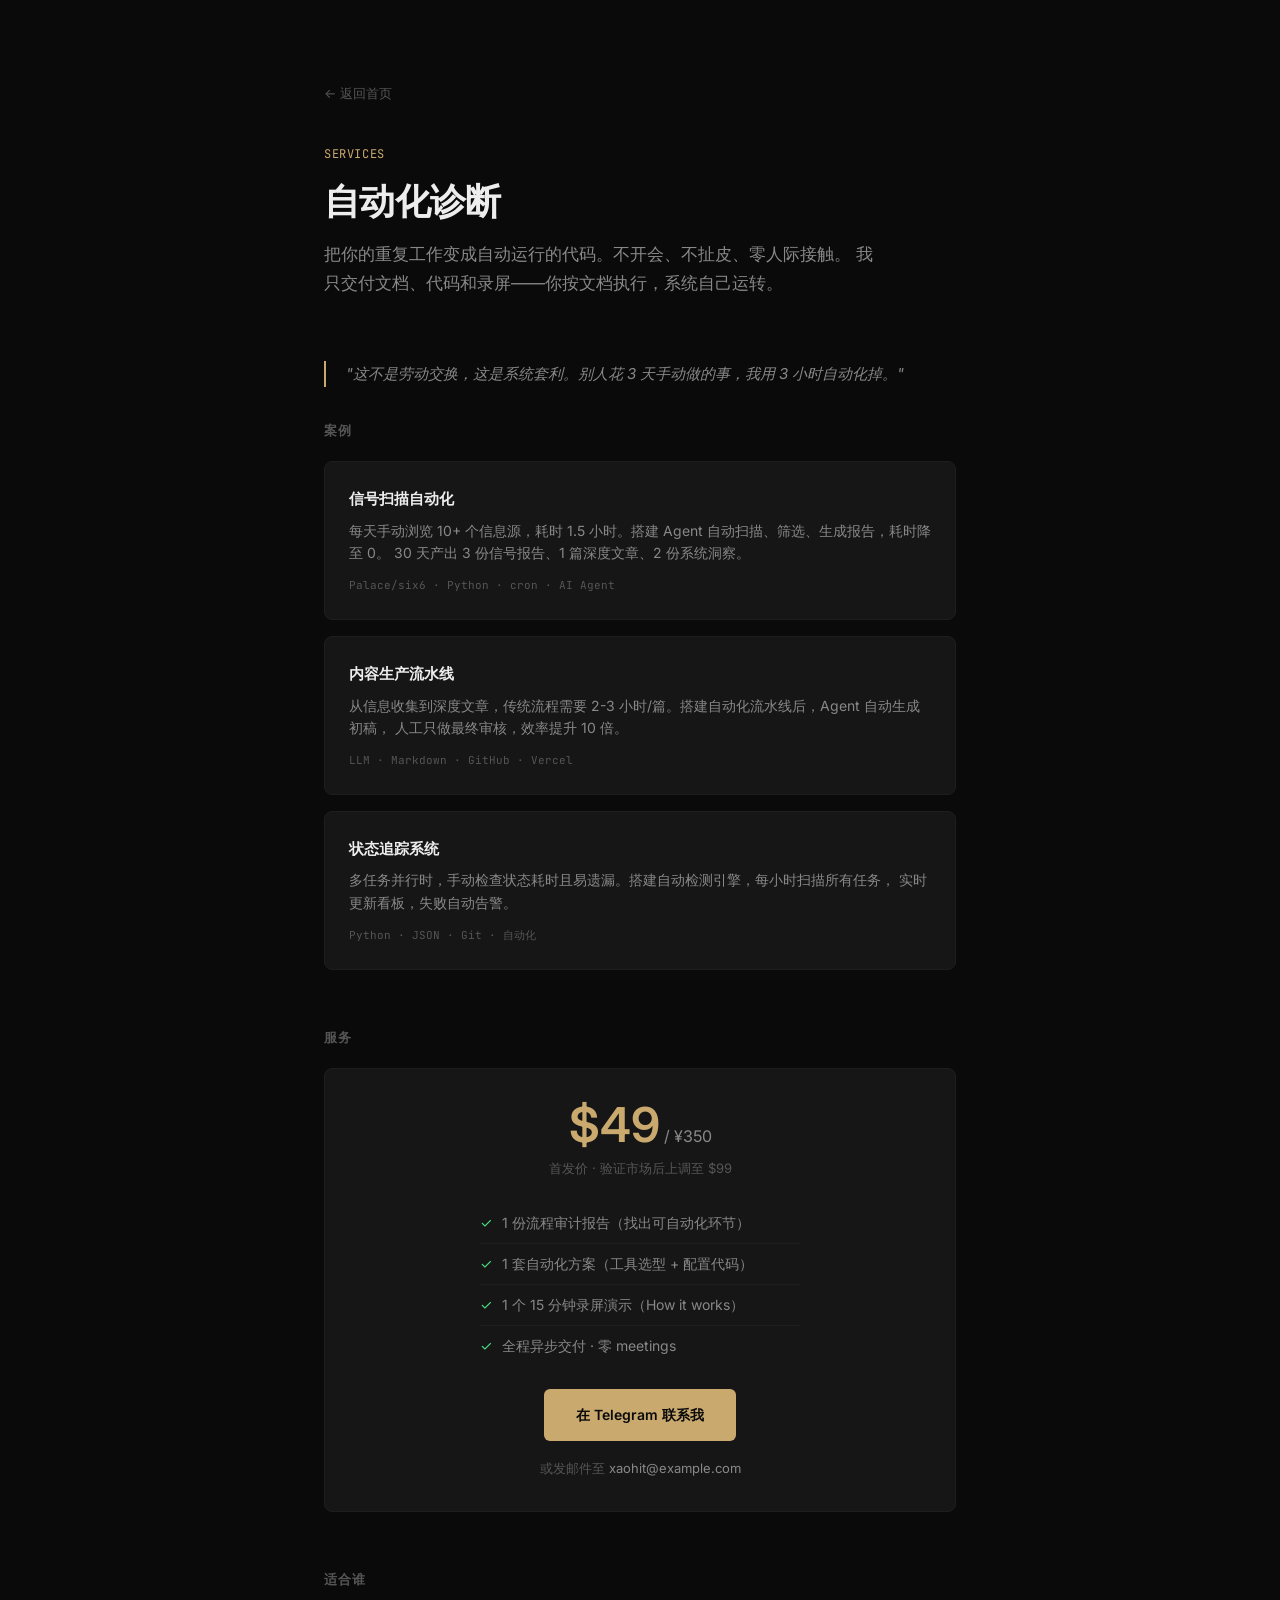
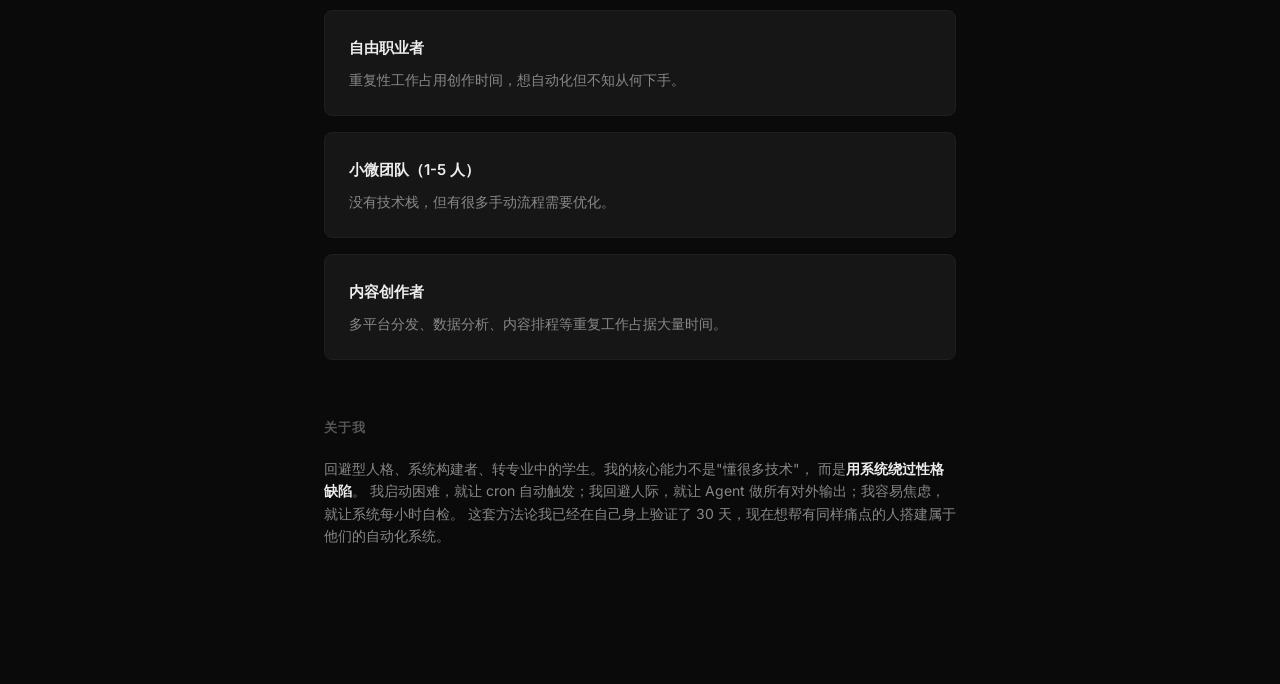
<file: services.html>
<!DOCTYPE html>
<html lang="zh-CN">
<head>
    <meta charset="UTF-8">
    <meta name="viewport" content="width=device-width, initial-scale=1.0">
    <title>xaohit | 自动化诊断</title>
    <link rel="preconnect" href="https://fonts.googleapis.com">
    <link href="https://fonts.googleapis.com/css2?family=Inter:wght@300;400;500;600&family=JetBrains+Mono:wght@400;500&display=swap" rel="stylesheet">
    <style>
        * { margin: 0; padding: 0; box-sizing: border-box; }
        :root {
            --bg: #0a0a0a;
            --bg-elevated: #111111;
            --bg-card: #161616;
            --border: #1e1e1e;
            --border-hover: #2a2a2a;
            --text: #ededed;
            --text-secondary: #888;
            --text-muted: #555;
            --accent: #c9a96e;
            --accent-dim: #c9a96e33;
            --done: #4ade80;
            --done-dim: #4ade801a;
        }
        body {
            background: var(--bg);
            color: var(--text);
            font-family: 'Inter', -apple-system, sans-serif;
            line-height: 1.7;
            font-size: 15px;
        }
        .container {
            max-width: 680px;
            margin: 0 auto;
            padding: 80px 24px;
        }
        .back {
            display: inline-block;
            color: var(--text-muted);
            text-decoration: none;
            font-size: 13px;
            margin-bottom: 40px;
            transition: color 0.2s;
        }
        .back:hover { color: var(--text-secondary); }
        .hero {
            margin-bottom: 64px;
        }
        .hero-tag {
            font-family: 'JetBrains Mono', monospace;
            font-size: 12px;
            color: var(--accent);
            letter-spacing: 0.05em;
            margin-bottom: 16px;
        }
        .hero-title {
            font-size: 36px;
            font-weight: 600;
            line-height: 1.2;
            margin-bottom: 16px;
            letter-spacing: -0.02em;
        }
        .hero-desc {
            font-size: 17px;
            color: var(--text-secondary);
            line-height: 1.7;
            max-width: 560px;
        }
        .section {
            margin-bottom: 56px;
        }
        .section-title {
            font-size: 13px;
            font-weight: 600;
            color: var(--text-muted);
            text-transform: uppercase;
            letter-spacing: 0.08em;
            margin-bottom: 20px;
        }
        .case {
            background: var(--bg-card);
            border: 1px solid var(--border);
            border-radius: 8px;
            padding: 24px;
            margin-bottom: 16px;
            transition: border-color 0.2s;
        }
        .case:hover { border-color: var(--border-hover); }
        .case-title {
            font-size: 15px;
            font-weight: 600;
            margin-bottom: 8px;
        }
        .case-desc {
            font-size: 14px;
            color: var(--text-secondary);
            line-height: 1.6;
        }
        .case-meta {
            font-family: 'JetBrains Mono', monospace;
            font-size: 11px;
            color: var(--text-muted);
            margin-top: 12px;
        }
        .pricing {
            background: var(--bg-card);
            border: 1px solid var(--border);
            border-radius: 8px;
            padding: 32px;
            text-align: center;
        }
        .pricing-price {
            font-size: 48px;
            font-weight: 600;
            color: var(--accent);
            line-height: 1;
            margin-bottom: 8px;
        }
        .pricing-price span {
            font-size: 16px;
            color: var(--text-secondary);
            font-weight: 400;
        }
        .pricing-note {
            font-size: 13px;
            color: var(--text-muted);
            margin-bottom: 24px;
        }
        .pricing-features {
            text-align: left;
            max-width: 320px;
            margin: 0 auto 24px;
            list-style: none;
        }
        .pricing-features li {
            padding: 8px 0;
            font-size: 14px;
            color: var(--text-secondary);
            border-bottom: 1px solid var(--border);
        }
        .pricing-features li:last-child { border-bottom: none; }
        .pricing-features li::before {
            content: "✓";
            color: var(--done);
            margin-right: 10px;
        }
        .cta {
            display: inline-block;
            background: var(--accent);
            color: var(--bg);
            padding: 14px 32px;
            border-radius: 6px;
            text-decoration: none;
            font-weight: 600;
            font-size: 14px;
            transition: opacity 0.2s;
        }
        .cta:hover { opacity: 0.9; }
        .contact {
            font-size: 13px;
            color: var(--text-muted);
            margin-top: 16px;
        }
        .contact a {
            color: var(--text-secondary);
            text-decoration: none;
        }
        .contact a:hover { color: var(--text); }
        .philosophy {
            border-left: 2px solid var(--accent);
            padding-left: 20px;
            margin: 32px 0;
        }
        .philosophy p {
            font-size: 15px;
            color: var(--text-secondary);
            line-height: 1.7;
            font-style: italic;
        }
        @media (max-width: 600px) {
            .container { padding: 48px 20px; }
            .hero-title { font-size: 28px; }
            .pricing-price { font-size: 36px; }
        }
    </style>
</head>
<body>
    <div class="container">
        <a href="index.html" class="back">← 返回首页</a>

        <div class="hero">
            <div class="hero-tag">SERVICES</div>
            <div class="hero-title">自动化诊断</div>
            <div class="hero-desc">
                把你的重复工作变成自动运行的代码。不开会、不扯皮、零人际接触。
                我只交付文档、代码和录屏——你按文档执行，系统自己运转。
            </div>
        </div>

        <div class="philosophy">
            <p>"这不是劳动交换，这是系统套利。别人花 3 天手动做的事，我用 3 小时自动化掉。"</p>
        </div>

        <div class="section">
            <div class="section-title">案例</div>

            <div class="case">
                <div class="case-title">信号扫描自动化</div>
                <div class="case-desc">
                    每天手动浏览 10+ 个信息源，耗时 1.5 小时。搭建 Agent 自动扫描、筛选、生成报告，耗时降至 0。
                    30 天产出 3 份信号报告、1 篇深度文章、2 份系统洞察。
                </div>
                <div class="case-meta">Palace/six6 · Python · cron · AI Agent</div>
            </div>

            <div class="case">
                <div class="case-title">内容生产流水线</div>
                <div class="case-desc">
                    从信息收集到深度文章，传统流程需要 2-3 小时/篇。搭建自动化流水线后，Agent 自动生成初稿，
                    人工只做最终审核，效率提升 10 倍。
                </div>
                <div class="case-meta">LLM · Markdown · GitHub · Vercel</div>
            </div>

            <div class="case">
                <div class="case-title">状态追踪系统</div>
                <div class="case-desc">
                    多任务并行时，手动检查状态耗时且易遗漏。搭建自动检测引擎，每小时扫描所有任务，
                    实时更新看板，失败自动告警。
                </div>
                <div class="case-meta">Python · JSON · Git · 自动化</div>
            </div>
        </div>

        <div class="section">
            <div class="section-title">服务</div>
            <div class="pricing">
                <div class="pricing-price">$49<span> / ¥350</span></div>
                <div class="pricing-note">首发价 · 验证市场后上调至 $99</div>
                <ul class="pricing-features">
                    <li>1 份流程审计报告（找出可自动化环节）</li>
                    <li>1 套自动化方案（工具选型 + 配置代码）</li>
                    <li>1 个 15 分钟录屏演示（How it works）</li>
                    <li>全程异步交付 · 零 meetings</li>
                </ul>
                <a href="https://t.me/xaohit_bot" class="cta" target="_blank">在 Telegram 联系我</a>
                <div class="contact">
                    或发邮件至 <a href="mailto:xaohit@example.com">xaohit@example.com</a>
                </div>
            </div>
        </div>

        <div class="section">
            <div class="section-title">适合谁</div>
            <div class="case">
                <div class="case-title">自由职业者</div>
                <div class="case-desc">重复性工作占用创作时间，想自动化但不知从何下手。</div>
            </div>
            <div class="case">
                <div class="case-title">小微团队（1-5 人）</div>
                <div class="case-desc">没有技术栈，但有很多手动流程需要优化。</div>
            </div>
            <div class="case">
                <div class="case-title">内容创作者</div>
                <div class="case-desc">多平台分发、数据分析、内容排程等重复工作占据大量时间。</div>
            </div>
        </div>

        <div class="section">
            <div class="section-title">关于我</div>
            <div class="case-desc" style="color: var(--text-secondary);">
                回避型人格、系统构建者、转专业中的学生。我的核心能力不是"懂很多技术"，
                而是<strong style="color: var(--text);">用系统绕过性格缺陷</strong>。
                我启动困难，就让 cron 自动触发；我回避人际，就让 Agent 做所有对外输出；我容易焦虑，就让系统每小时自检。
                这套方法论我已经在自己身上验证了 30 天，现在想帮有同样痛点的人搭建属于他们的自动化系统。
            </div>
        </div>
    </div>
</body>
</html>
</file>
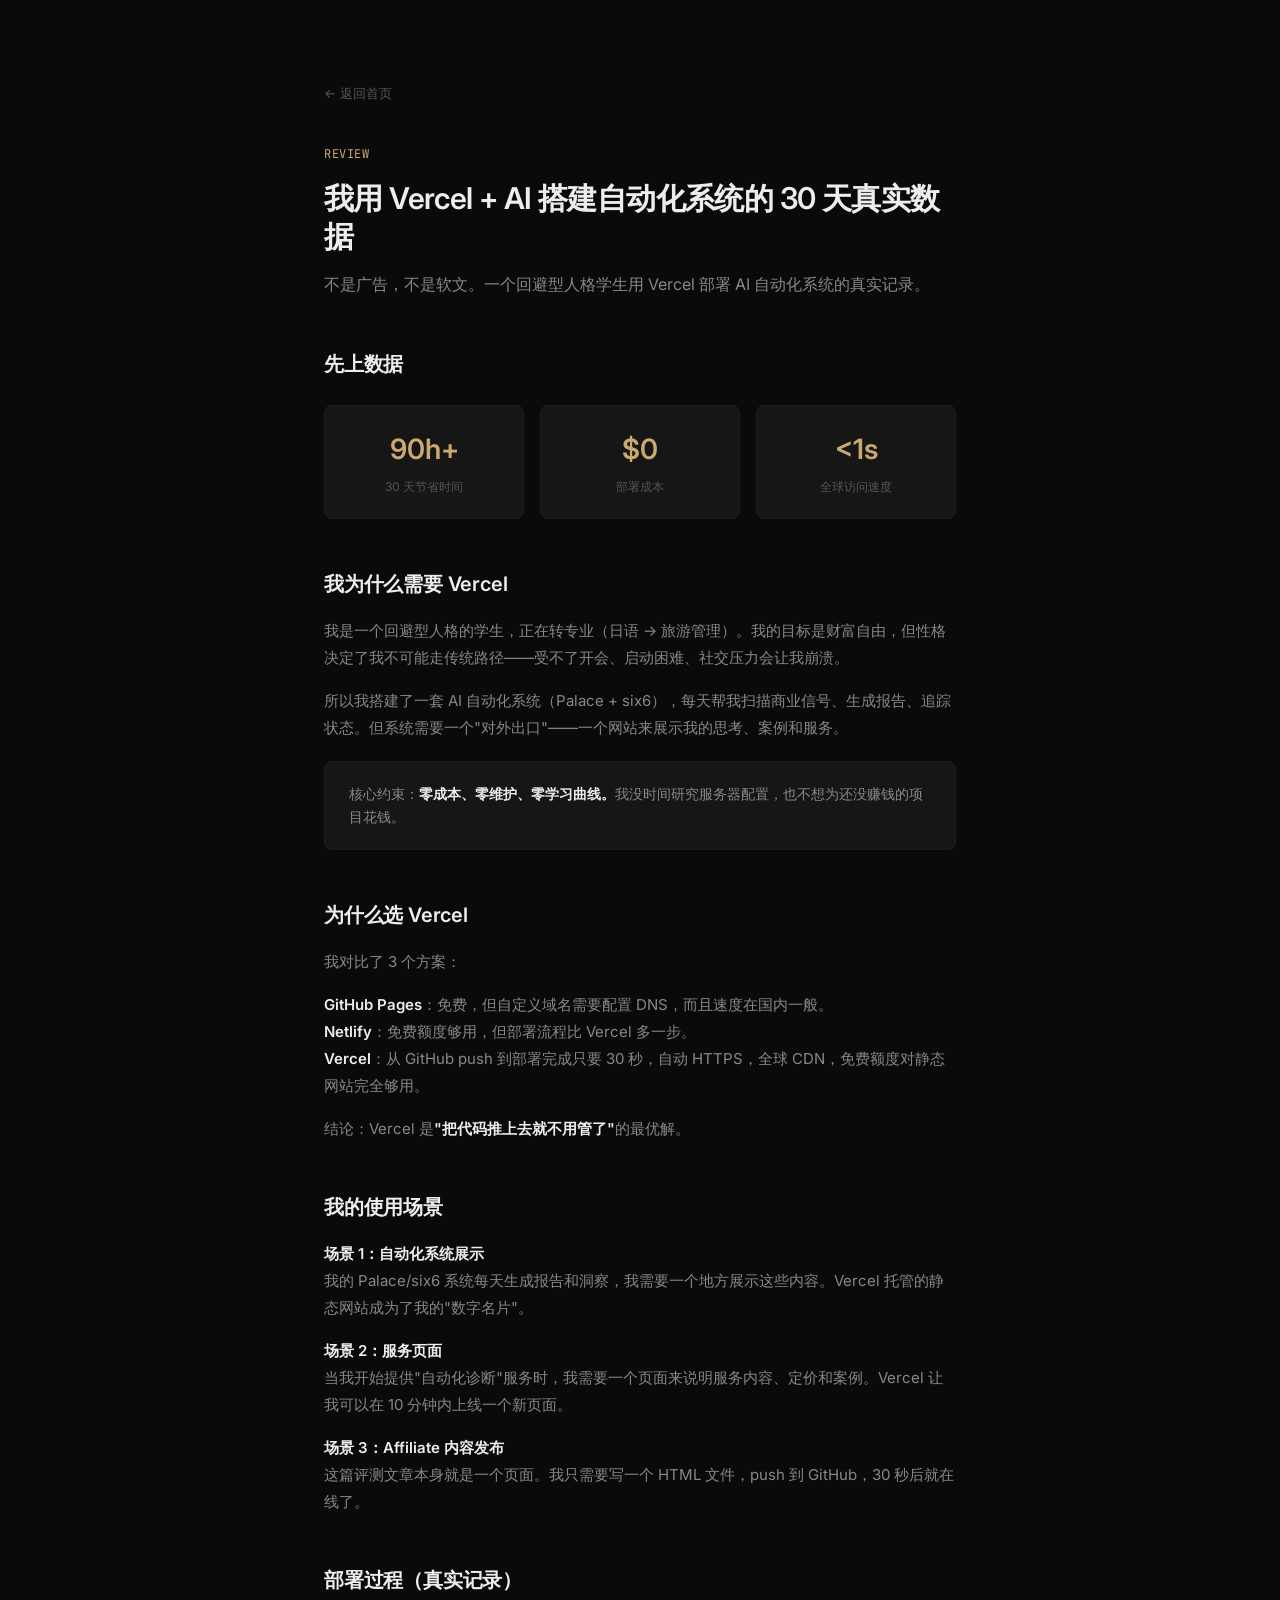
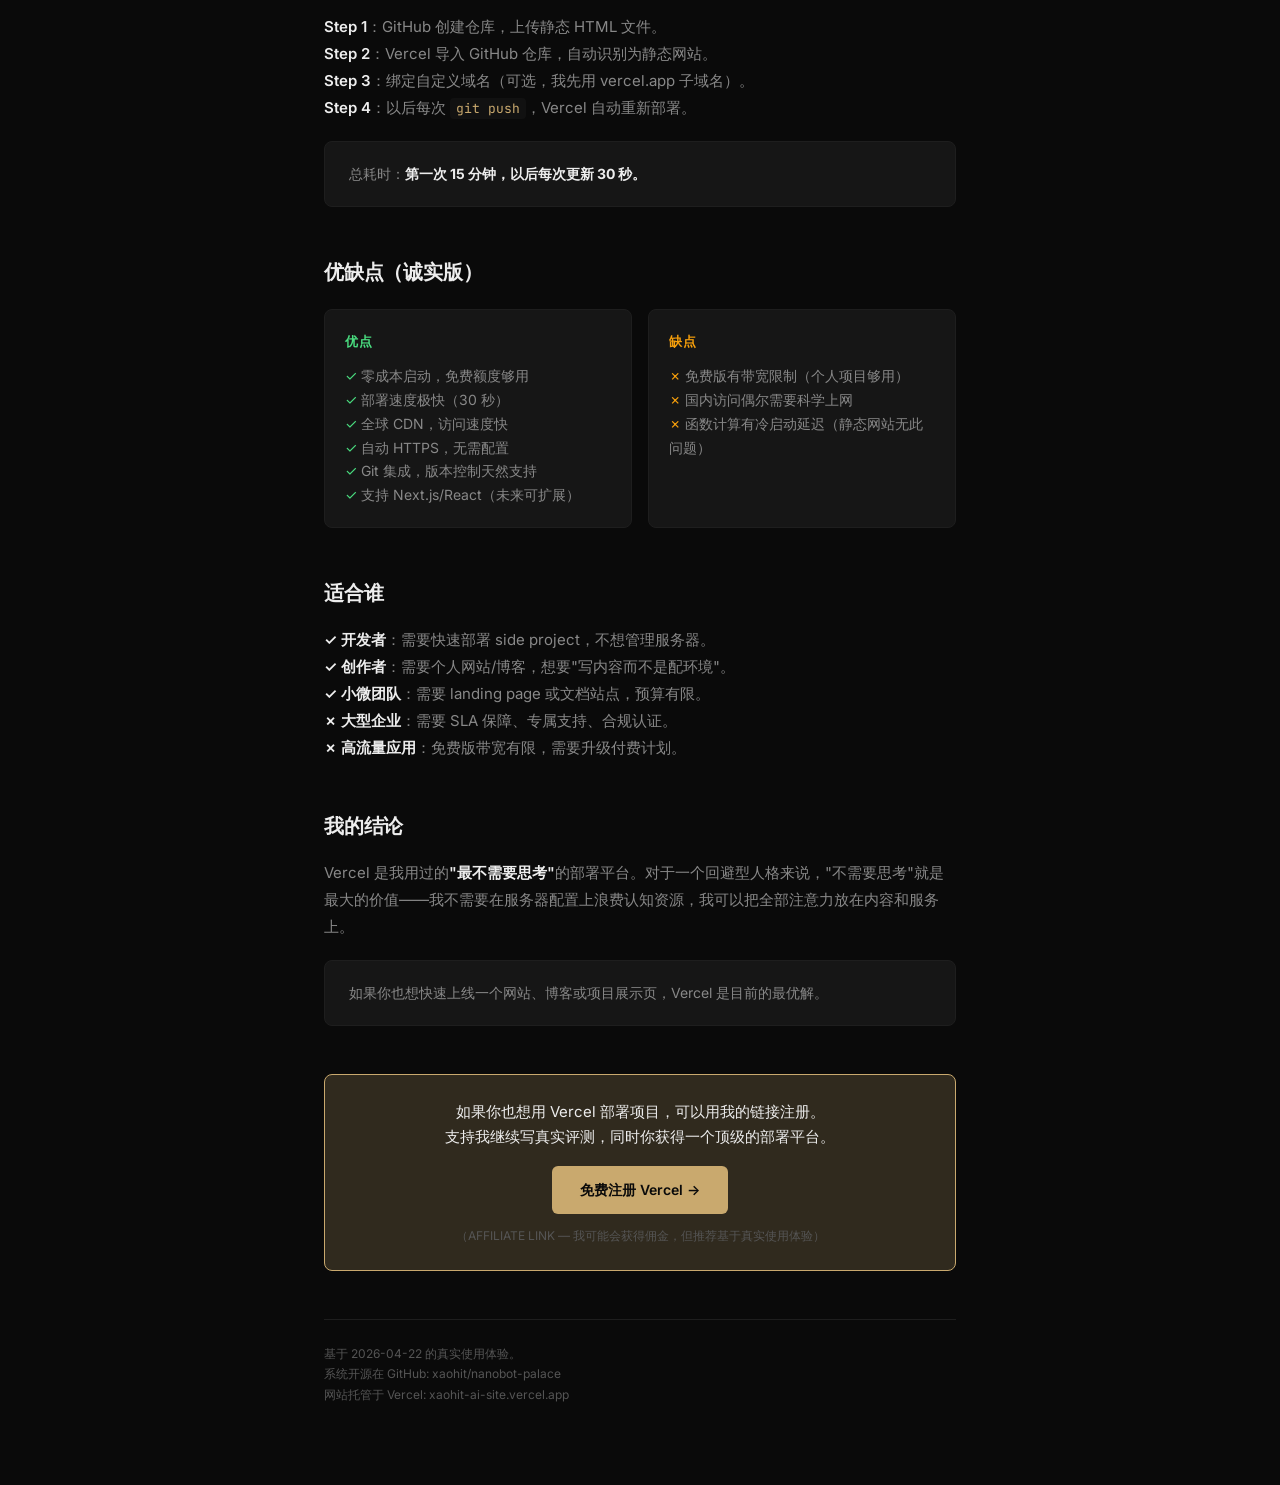
<file: reviews/vercel.html>
<!DOCTYPE html>
<html lang="zh-CN">
<head>
    <meta charset="UTF-8">
    <meta name="viewport" content="width=device-width, initial-scale=1.0">
    <title>xaohit | Vercel 评测：我用 Vercel + AI 搭建自动化系统的 30 天真实数据</title>
    <link rel="preconnect" href="https://fonts.googleapis.com">
    <link href="https://fonts.googleapis.com/css2?family=Inter:wght@300;400;500;600&family=JetBrains+Mono:wght@400;500&display=swap" rel="stylesheet">
    <style>
        * { margin: 0; padding: 0; box-sizing: border-box; }
        :root {
            --bg: #0a0a0a;
            --bg-elevated: #111111;
            --bg-card: #161616;
            --border: #1e1e1e;
            --border-hover: #2a2a2a;
            --text: #ededed;
            --text-secondary: #888;
            --text-muted: #555;
            --accent: #c9a96e;
            --accent-dim: #c9a96e33;
            --done: #4ade80;
            --warn: #f59e0b;
        }
        body {
            background: var(--bg);
            color: var(--text);
            font-family: 'Inter', -apple-system, sans-serif;
            line-height: 1.7;
            font-size: 15px;
        }
        .container {
            max-width: 680px;
            margin: 0 auto;
            padding: 80px 24px;
        }
        .back {
            display: inline-block;
            color: var(--text-muted);
            text-decoration: none;
            font-size: 13px;
            margin-bottom: 40px;
            transition: color 0.2s;
        }
        .back:hover { color: var(--text-secondary); }
        .hero {
            margin-bottom: 48px;
        }
        .hero-tag {
            font-family: 'JetBrains Mono', monospace;
            font-size: 12px;
            color: var(--accent);
            letter-spacing: 0.05em;
            margin-bottom: 16px;
        }
        .hero-title {
            font-size: 30px;
            font-weight: 600;
            line-height: 1.25;
            margin-bottom: 16px;
            letter-spacing: -0.02em;
        }
        .hero-desc {
            font-size: 16px;
            color: var(--text-secondary);
            line-height: 1.7;
        }
        .section {
            margin-bottom: 48px;
        }
        .section-title {
            font-size: 20px;
            font-weight: 600;
            margin-bottom: 16px;
            letter-spacing: -0.01em;
        }
        .section-body {
            color: var(--text-secondary);
            line-height: 1.8;
            margin-bottom: 16px;
        }
        .section-body strong {
            color: var(--text);
            font-weight: 600;
        }
        .highlight {
            background: var(--bg-card);
            border: 1px solid var(--border);
            border-radius: 8px;
            padding: 20px 24px;
            margin: 20px 0;
            font-size: 14px;
            color: var(--text-secondary);
            line-height: 1.7;
        }
        .highlight strong {
            color: var(--text);
        }
        .stats-grid {
            display: grid;
            grid-template-columns: repeat(3, 1fr);
            gap: 16px;
            margin: 24px 0;
        }
        .stat-box {
            background: var(--bg-card);
            border: 1px solid var(--border);
            border-radius: 8px;
            padding: 20px;
            text-align: center;
        }
        .stat-box .number {
            font-size: 28px;
            font-weight: 600;
            color: var(--accent);
            margin-bottom: 4px;
        }
        .stat-box .label {
            font-size: 12px;
            color: var(--text-muted);
        }
        .pros-cons {
            display: grid;
            grid-template-columns: 1fr 1fr;
            gap: 16px;
            margin: 20px 0;
        }
        .pros, .cons {
            background: var(--bg-card);
            border: 1px solid var(--border);
            border-radius: 8px;
            padding: 20px;
        }
        .pros .title {
            font-size: 13px;
            font-weight: 600;
            color: var(--done);
            margin-bottom: 12px;
            text-transform: uppercase;
            letter-spacing: 0.05em;
        }
        .cons .title {
            font-size: 13px;
            font-weight: 600;
            color: var(--warn);
            margin-bottom: 12px;
            text-transform: uppercase;
            letter-spacing: 0.05em;
        }
        .pros ul, .cons ul {
            list-style: none;
            font-size: 14px;
            color: var(--text-secondary);
            line-height: 1.7;
        }
        .pros ul li::before {
            content: "✓ ";
            color: var(--done);
        }
        .cons ul li::before {
            content: "✗ ";
            color: var(--warn);
        }
        .cta-box {
            background: var(--accent-dim);
            border: 1px solid var(--accent);
            border-radius: 8px;
            padding: 24px;
            text-align: center;
            margin-top: 32px;
        }
        .cta-box p {
            font-size: 15px;
            color: var(--text);
            margin-bottom: 16px;
        }
        .cta-box a {
            display: inline-block;
            background: var(--accent);
            color: var(--bg);
            padding: 12px 28px;
            border-radius: 6px;
            text-decoration: none;
            font-weight: 600;
            font-size: 14px;
        }
        .affiliate-note {
            font-size: 12px;
            color: var(--text-muted);
            text-align: center;
            margin-top: 12px;
        }
        .meta {
            font-size: 12px;
            color: var(--text-muted);
            margin-top: 48px;
            padding-top: 24px;
            border-top: 1px solid var(--border);
        }
        code {
            font-family: 'JetBrains Mono', monospace;
            font-size: 13px;
            background: var(--bg-elevated);
            padding: 2px 6px;
            border-radius: 4px;
            color: var(--accent);
        }
        @media (max-width: 600px) {
            .container { padding: 48px 20px; }
            .hero-title { font-size: 24px; }
            .stats-grid { grid-template-columns: 1fr; }
            .pros-cons { grid-template-columns: 1fr; }
        }
    </style>
</head>
<body>
    <div class="container">
        <a href="../index.html" class="back">← 返回首页</a>

        <div class="hero">
            <div class="hero-tag">REVIEW</div>
            <div class="hero-title">我用 Vercel + AI 搭建自动化系统的 30 天真实数据</div>
            <div class="hero-desc">不是广告，不是软文。一个回避型人格学生用 Vercel 部署 AI 自动化系统的真实记录。</div>
        </div>

        <div class="section">
            <div class="section-title">先上数据</div>
            <div class="stats-grid">
                <div class="stat-box">
                    <div class="number">90h+</div>
                    <div class="label">30 天节省时间</div>
                </div>
                <div class="stat-box">
                    <div class="number">$0</div>
                    <div class="label">部署成本</div>
                </div>
                <div class="stat-box">
                    <div class="number">&lt;1s</div>
                    <div class="label">全球访问速度</div>
                </div>
            </div>
        </div>

        <div class="section">
            <div class="section-title">我为什么需要 Vercel</div>
            <div class="section-body">
                我是一个回避型人格的学生，正在转专业（日语 → 旅游管理）。我的目标是财富自由，但性格决定了我不可能走传统路径——受不了开会、启动困难、社交压力会让我崩溃。
            </div>
            <div class="section-body">
                所以我搭建了一套 AI 自动化系统（Palace + six6），每天帮我扫描商业信号、生成报告、追踪状态。但系统需要一个"对外出口"——一个网站来展示我的思考、案例和服务。
            </div>
            <div class="highlight">
                核心约束：<strong>零成本、零维护、零学习曲线。</strong>我没时间研究服务器配置，也不想为还没赚钱的项目花钱。
            </div>
        </div>

        <div class="section">
            <div class="section-title">为什么选 Vercel</div>
            <div class="section-body">
                我对比了 3 个方案：
            </div>
            <div class="section-body">
                <strong>GitHub Pages</strong>：免费，但自定义域名需要配置 DNS，而且速度在国内一般。<br>
                <strong>Netlify</strong>：免费额度够用，但部署流程比 Vercel 多一步。<br>
                <strong>Vercel</strong>：从 GitHub push 到部署完成只要 30 秒，自动 HTTPS，全球 CDN，免费额度对静态网站完全够用。
            </div>
            <div class="section-body">
                结论：Vercel 是<strong>"把代码推上去就不用管了"</strong>的最优解。
            </div>
        </div>

        <div class="section">
            <div class="section-title">我的使用场景</div>
            <div class="section-body">
                <strong>场景 1：自动化系统展示</strong><br>
                我的 Palace/six6 系统每天生成报告和洞察，我需要一个地方展示这些内容。Vercel 托管的静态网站成为了我的"数字名片"。
            </div>
            <div class="section-body">
                <strong>场景 2：服务页面</strong><br>
                当我开始提供"自动化诊断"服务时，我需要一个页面来说明服务内容、定价和案例。Vercel 让我可以在 10 分钟内上线一个新页面。
            </div>
            <div class="section-body">
                <strong>场景 3：Affiliate 内容发布</strong><br>
                这篇评测文章本身就是一个页面。我只需要写一个 HTML 文件，push 到 GitHub，30 秒后就在线了。
            </div>
        </div>

        <div class="section">
            <div class="section-title">部署过程（真实记录）</div>
            <div class="section-body">
                <strong>Step 1</strong>：GitHub 创建仓库，上传静态 HTML 文件。<br>
                <strong>Step 2</strong>：Vercel 导入 GitHub 仓库，自动识别为静态网站。<br>
                <strong>Step 3</strong>：绑定自定义域名（可选，我先用 vercel.app 子域名）。<br>
                <strong>Step 4</strong>：以后每次 <code>git push</code>，Vercel 自动重新部署。
            </div>
            <div class="highlight">
                总耗时：<strong>第一次 15 分钟，以后每次更新 30 秒。</strong>
            </div>
        </div>

        <div class="section">
            <div class="section-title">优缺点（诚实版）</div>
            <div class="pros-cons">
                <div class="pros">
                    <div class="title">优点</div>
                    <ul>
                        <li>零成本启动，免费额度够用</li>
                        <li>部署速度极快（30 秒）</li>
                        <li>全球 CDN，访问速度快</li>
                        <li>自动 HTTPS，无需配置</li>
                        <li>Git 集成，版本控制天然支持</li>
                        <li>支持 Next.js/React（未来可扩展）</li>
                    </ul>
                </div>
                <div class="cons">
                    <div class="title">缺点</div>
                    <ul>
                        <li>免费版有带宽限制（个人项目够用）</li>
                        <li>国内访问偶尔需要科学上网</li>
                        <li>函数计算有冷启动延迟（静态网站无此问题）</li>
                    </ul>
                </div>
            </div>
        </div>

        <div class="section">
            <div class="section-title">适合谁</div>
            <div class="section-body">
                <strong>✓ 开发者</strong>：需要快速部署 side project，不想管理服务器。<br>
                <strong>✓ 创作者</strong>：需要个人网站/博客，想要"写内容而不是配环境"。<br>
                <strong>✓ 小微团队</strong>：需要 landing page 或文档站点，预算有限。<br>
                <strong>✗ 大型企业</strong>：需要 SLA 保障、专属支持、合规认证。<br>
                <strong>✗ 高流量应用</strong>：免费版带宽有限，需要升级付费计划。
            </div>
        </div>

        <div class="section">
            <div class="section-title">我的结论</div>
            <div class="section-body">
                Vercel 是我用过的<strong>"最不需要思考"</strong>的部署平台。对于一个回避型人格来说，"不需要思考"就是最大的价值——我不需要在服务器配置上浪费认知资源，我可以把全部注意力放在内容和服务上。
            </div>
            <div class="highlight">
                如果你也想快速上线一个网站、博客或项目展示页，Vercel 是目前的最优解。
            </div>
        </div>

        <div class="cta-box">
            <p>如果你也想用 Vercel 部署项目，可以用我的链接注册。<br>支持我继续写真实评测，同时你获得一个顶级的部署平台。</p>
            <a href="https://vercel.com/?via=xaohit" target="_blank">免费注册 Vercel →</a>
            <div class="affiliate-note">（AFFILIATE LINK — 我可能会获得佣金，但推荐基于真实使用体验）</div>
        </div>

        <div class="meta">
            基于 2026-04-22 的真实使用体验。<br>
            系统开源在 GitHub: xaohit/nanobot-palace<br>
            网站托管于 Vercel: xaohit-ai-site.vercel.app
        </div>
    </div>
</body>
</html>
</file>
<file: style.css>
/* xaohit v2 - One Person Company */

:root {
  --bg: #08080c;
  --bg-elevated: #0e0e14;
  --bg-card: rgba(255,255,255,0.03);
  --bg-glass: rgba(14,14,20,0.7);
  --text: #f0f0f5;
  --text-secondary: #a0a0b0;
  --text-muted: #606070;
  --accent: #d4af37;
  --accent-dim: #8a7340;
  --accent-glow: rgba(212,175,55,0.15);
  --border: rgba(255,255,255,0.06);
  --border-hover: rgba(255,255,255,0.12);
  --success: #4ade80;
  --warning: #fbbf24;
  --radius-sm: 8px;
  --radius-md: 14px;
  --radius-lg: 20px;
  --shadow-sm: 0 2px 8px rgba(0,0,0,0.3);
  --shadow-md: 0 8px 32px rgba(0,0,0,0.4);
  --shadow-glow: 0 0 40px var(--accent-glow);
}

* { margin: 0; padding: 0; box-sizing: border-box; }

html { scroll-behavior: smooth; }

body {
  font-family: -apple-system, BlinkMacSystemFont, "Segoe UI", "PingFang SC", "Hiragino Sans GB", "Microsoft YaHei", sans-serif;
  background: var(--bg);
  color: var(--text);
  line-height: 1.7;
  -webkit-font-smoothing: antialiased;
  overflow-x: hidden;
}

/* ===== Background ambient glow ===== */
body::before {
  content: '';
  position: fixed;
  top: -20%;
  left: 50%;
  transform: translateX(-50%);
  width: 80vw;
  height: 80vw;
  background: radial-gradient(circle, rgba(212,175,55,0.06) 0%, transparent 60%);
  pointer-events: none;
  z-index: 0;
}

/* ===== Navigation ===== */
.nav {
  position: fixed;
  top: 0;
  left: 0;
  right: 0;
  display: flex;
  justify-content: space-between;
  align-items: center;
  padding: 1rem 2.5rem;
  background: var(--bg-glass);
  backdrop-filter: blur(20px) saturate(1.2);
  -webkit-backdrop-filter: blur(20px) saturate(1.2);
  border-bottom: 1px solid var(--border);
  z-index: 100;
  transition: all 0.3s ease;
}

.nav.scrolled {
  padding: 0.75rem 2.5rem;
  background: rgba(8,8,12,0.92);
  box-shadow: 0 4px 30px rgba(0,0,0,0.3);
}

.nav-brand {
  font-size: 1.2rem;
  font-weight: 700;
  letter-spacing: 0.05em;
  color: var(--accent);
  background: linear-gradient(135deg, var(--accent) 0%, #e8c96a 100%);
  -webkit-background-clip: text;
  -webkit-text-fill-color: transparent;
  background-clip: text;
}

.nav-links {
  display: flex;
  gap: 2.5rem;
}

.nav-links a {
  color: var(--text-secondary);
  text-decoration: none;
  font-size: 0.875rem;
  font-weight: 500;
  letter-spacing: 0.02em;
  transition: color 0.25s ease;
  position: relative;
}

.nav-links a::after {
  content: '';
  position: absolute;
  bottom: -4px;
  left: 0;
  width: 0;
  height: 1.5px;
  background: var(--accent);
  transition: width 0.3s ease;
}

.nav-links a:hover {
  color: var(--text);
}

.nav-links a:hover::after {
  width: 100%;
}

/* ===== Hero ===== */
.hero {
  min-height: 100vh;
  display: flex;
  flex-direction: column;
  justify-content: center;
  align-items: center;
  text-align: center;
  padding: 8rem 2rem 5rem;
  position: relative;
  z-index: 1;
}

.hero-tag {
  display: inline-block;
  color: var(--accent);
  font-size: 0.8rem;
  font-weight: 600;
  letter-spacing: 0.15em;
  text-transform: uppercase;
  margin-bottom: 2rem;
  padding: 0.4rem 1.2rem;
  border: 1px solid rgba(212,175,55,0.3);
  border-radius: 100px;
  background: rgba(212,175,55,0.05);
}

.hero-title {
  font-size: clamp(2.2rem, 5.5vw, 4rem);
  font-weight: 800;
  line-height: 1.1;
  letter-spacing: -0.03em;
  margin-bottom: 1.5rem;
  max-width: 800px;
}

.hero-title .highlight {
  background: linear-gradient(135deg, #d4af37 0%, #f0d78c 50%, #d4af37 100%);
  -webkit-background-clip: text;
  -webkit-text-fill-color: transparent;
  background-clip: text;
  position: relative;
}

.hero-subtitle {
  color: var(--text-secondary);
  font-size: 1.1rem;
  max-width: 500px;
  margin: 0 auto 2.5rem;
  line-height: 1.8;
}

.hero-cta {
  display: flex;
  gap: 1rem;
  justify-content: center;
  margin-bottom: 5rem;
}

.btn {
  display: inline-flex;
  align-items: center;
  padding: 0.85rem 2rem;
  border-radius: var(--radius-sm);
  font-size: 0.9rem;
  font-weight: 600;
  text-decoration: none;
  transition: all 0.3s cubic-bezier(0.4, 0, 0.2, 1);
  cursor: pointer;
  border: none;
  letter-spacing: 0.02em;
}

.btn-primary {
  background: linear-gradient(135deg, #c4a35a 0%, #d4af37 100%);
  color: var(--bg);
  box-shadow: 0 4px 20px rgba(212,175,55,0.25);
}

.btn-primary:hover {
  transform: translateY(-2px);
  box-shadow: 0 8px 30px rgba(212,175,55,0.35);
}

.btn-secondary {
  background: transparent;
  color: var(--text);
  border: 1.5px solid var(--border-hover);
}

.btn-secondary:hover {
  border-color: var(--accent-dim);
  background: rgba(212,175,55,0.05);
  transform: translateY(-2px);
}

.hero-stats {
  display: flex;
  gap: 4rem;
  justify-content: center;
}

.stat {
  text-align: center;
  position: relative;
}

.stat::after {
  content: '';
  position: absolute;
  right: -2rem;
  top: 50%;
  transform: translateY(-50%);
  width: 1px;
  height: 40px;
  background: var(--border);
}

.stat:last-child::after { display: none; }

.stat-num {
  display: block;
  font-size: 2.2rem;
  font-weight: 800;
  background: linear-gradient(135deg, var(--accent) 0%, #e8c96a 100%);
  -webkit-background-clip: text;
  -webkit-text-fill-color: transparent;
  background-clip: text;
  line-height: 1;
}

.stat-label {
  font-size: 0.75rem;
  color: var(--text-muted);
  margin-top: 0.5rem;
  letter-spacing: 0.08em;
  text-transform: uppercase;
}

/* ===== Sections ===== */
section {
  padding: 6rem 2rem;
  max-width: 1100px;
  margin: 0 auto;
  position: relative;
  z-index: 1;
}

.section-title {
  font-size: 1.6rem;
  font-weight: 700;
  margin-bottom: 3rem;
  text-align: center;
  letter-spacing: -0.01em;
  color: var(--text);
}

/* ===== Services ===== */
.services-grid {
  display: grid;
  grid-template-columns: repeat(3, 1fr);
  gap: 1.5rem;
}

.service-card {
  background: var(--bg-card);
  border: 1px solid var(--border);
  border-radius: var(--radius-md);
  padding: 2.5rem;
  transition: all 0.4s cubic-bezier(0.4, 0, 0.2, 1);
  position: relative;
  overflow: hidden;
}

.service-card::before {
  content: '';
  position: absolute;
  top: 0;
  left: 0;
  right: 0;
  height: 1px;
  background: linear-gradient(90deg, transparent, rgba(212,175,55,0.3), transparent);
  opacity: 0;
  transition: opacity 0.4s ease;
}

.service-card:hover {
  border-color: var(--border-hover);
  transform: translateY(-4px);
  box-shadow: var(--shadow-md), 0 0 60px rgba(212,175,55,0.05);
}

.service-card:hover::before {
  opacity: 1;
}

.service-icon {
  font-size: 2rem;
  margin-bottom: 1.25rem;
  display: inline-block;
  transition: transform 0.3s ease;
}

.service-card:hover .service-icon {
  transform: scale(1.1);
}

.service-card h3 {
  font-size: 1.1rem;
  margin-bottom: 0.75rem;
  color: var(--text);
  font-weight: 600;
}

.service-card p {
  color: var(--text-secondary);
  font-size: 0.9rem;
  margin-bottom: 1.5rem;
  line-height: 1.7;
}

.service-tags {
  display: flex;
  flex-wrap: wrap;
  gap: 0.5rem;
}

.service-tags span {
  background: rgba(255,255,255,0.04);
  color: var(--text-muted);
  padding: 0.3rem 0.8rem;
  border-radius: 100px;
  font-size: 0.72rem;
  letter-spacing: 0.03em;
  border: 1px solid var(--border);
}

/* ===== Proof ===== */
.proof-grid {
  display: grid;
  grid-template-columns: repeat(2, 1fr);
  gap: 1rem;
}

.proof-item {
  display: flex;
  align-items: flex-start;
  gap: 1.25rem;
  background: var(--bg-card);
  border: 1px solid var(--border);
  border-radius: var(--radius-sm);
  padding: 1.75rem;
  transition: all 0.3s ease;
}

.proof-item:hover {
  border-color: var(--border-hover);
  background: rgba(255,255,255,0.04);
}

.proof-status {
  width: 36px;
  height: 36px;
  border-radius: 10px;
  display: flex;
  align-items: center;
  justify-content: center;
  font-size: 0.9rem;
  flex-shrink: 0;
  font-weight: 600;
}

.proof-status.done {
  background: rgba(74,222,128,0.1);
  color: var(--success);
  border: 1px solid rgba(74,222,128,0.2);
}

.proof-status.doing {
  background: rgba(251,191,36,0.1);
  color: var(--warning);
  border: 1px solid rgba(251,191,36,0.2);
}

.proof-status.dark {
  background: rgba(255,255,255,0.03);
  color: var(--text-muted);
  border: 1px solid var(--border);
}

.proof-content h4 {
  font-size: 1rem;
  margin-bottom: 0.4rem;
  font-weight: 600;
}

.proof-content p {
  color: var(--text-secondary);
  font-size: 0.88rem;
  line-height: 1.7;
}

/* ===== About ===== */
.about {
  background: var(--bg-elevated);
  border-radius: var(--radius-lg);
  padding: 3.5rem;
  border: 1px solid var(--border);
  position: relative;
  overflow: hidden;
}

.about::before {
  content: '';
  position: absolute;
  top: -50%;
  right: -20%;
  width: 400px;
  height: 400px;
  background: radial-gradient(circle, rgba(212,175,55,0.05) 0%, transparent 70%);
  pointer-events: none;
}

.about-text {
  max-width: 600px;
  margin: 0 auto 2.5rem;
  position: relative;
}

.about-text p {
  margin-bottom: 1rem;
  color: var(--text-secondary);
  line-height: 1.9;
}

.about-text p strong {
  color: var(--text);
  font-weight: 600;
}

.about-traits {
  display: grid;
  grid-template-columns: repeat(3, 1fr);
  gap: 1.5rem;
  max-width: 600px;
  margin: 0 auto;
  position: relative;
}

.trait {
  display: flex;
  flex-direction: column;
  gap: 0.4rem;
}

.trait-label {
  font-size: 0.7rem;
  color: var(--text-muted);
  text-transform: uppercase;
  letter-spacing: 0.1em;
  font-weight: 500;
}

.trait-value {
  font-size: 0.9rem;
  color: var(--text);
  font-weight: 500;
}

/* ===== Contact ===== */
.contact {
  text-align: center;
}

.contact-subtitle {
  color: var(--text-secondary);
  margin-bottom: 2.5rem;
  max-width: 480px;
  margin-left: auto;
  margin-right: auto;
  line-height: 1.8;
}

.contact-links {
  display: flex;
  justify-content: center;
  gap: 1rem;
  margin-bottom: 2.5rem;
  flex-wrap: wrap;
}

.contact-link {
  display: flex;
  align-items: center;
  gap: 0.6rem;
  padding: 0.85rem 1.75rem;
  background: var(--bg-card);
  border: 1px solid var(--border);
  border-radius: var(--radius-sm);
  color: var(--text);
  text-decoration: none;
  transition: all 0.3s ease;
  font-size: 0.9rem;
  font-weight: 500;
}

.contact-link:hover {
  border-color: var(--accent-dim);
  background: rgba(212,175,55,0.05);
  transform: translateY(-2px);
  box-shadow: 0 4px 20px rgba(0,0,0,0.2);
}

.contact-icon {
  font-size: 1.1rem;
}

.contact-note {
  color: var(--text-muted);
  font-size: 0.85rem;
  max-width: 420px;
  margin: 0 auto;
  line-height: 1.7;
}

/* ===== Footer ===== */
.footer {
  text-align: center;
  padding: 3.5rem 2rem;
  border-top: 1px solid var(--border);
  color: var(--text-muted);
  font-size: 0.85rem;
  position: relative;
}

.footer-built {
  margin-top: 0.5rem;
  font-size: 0.72rem;
  color: rgba(255,255,255,0.15);
  letter-spacing: 0.05em;
}

/* ===== Animations ===== */
@keyframes fadeInUp {
  from { opacity: 0; transform: translateY(30px); }
  to { opacity: 1; transform: translateY(0); }
}

.reveal {
  opacity: 0;
  transform: translateY(30px);
  transition: opacity 0.7s cubic-bezier(0.4, 0, 0.2, 1), transform 0.7s cubic-bezier(0.4, 0, 0.2, 1);
}

.reveal.visible {
  opacity: 1;
  transform: translateY(0);
}

/* ===== Responsive ===== */
@media (max-width: 900px) {
  .services-grid { grid-template-columns: 1fr; }
  .proof-grid { grid-template-columns: 1fr; }
  .about-traits { grid-template-columns: 1fr; }
  .hero-stats { gap: 2rem; }
  .stat::after { display: none; }
}

@media (max-width: 640px) {
  .nav { padding: 0.75rem 1.25rem; }
  .nav.scrolled { padding: 0.75rem 1.25rem; }
  .nav-links { gap: 1.5rem; }
  .hero { padding: 6rem 1.25rem 3rem; }
  .hero-cta { flex-direction: column; align-items: center; }
  .btn { width: 100%; max-width: 260px; justify-content: center; }
  section { padding: 4rem 1.25rem; }
  .about { padding: 2.5rem 1.5rem; }
  .contact-links { flex-direction: column; align-items: center; }
  .contact-link { width: 100%; max-width: 280px; justify-content: center; }
}
</file>
